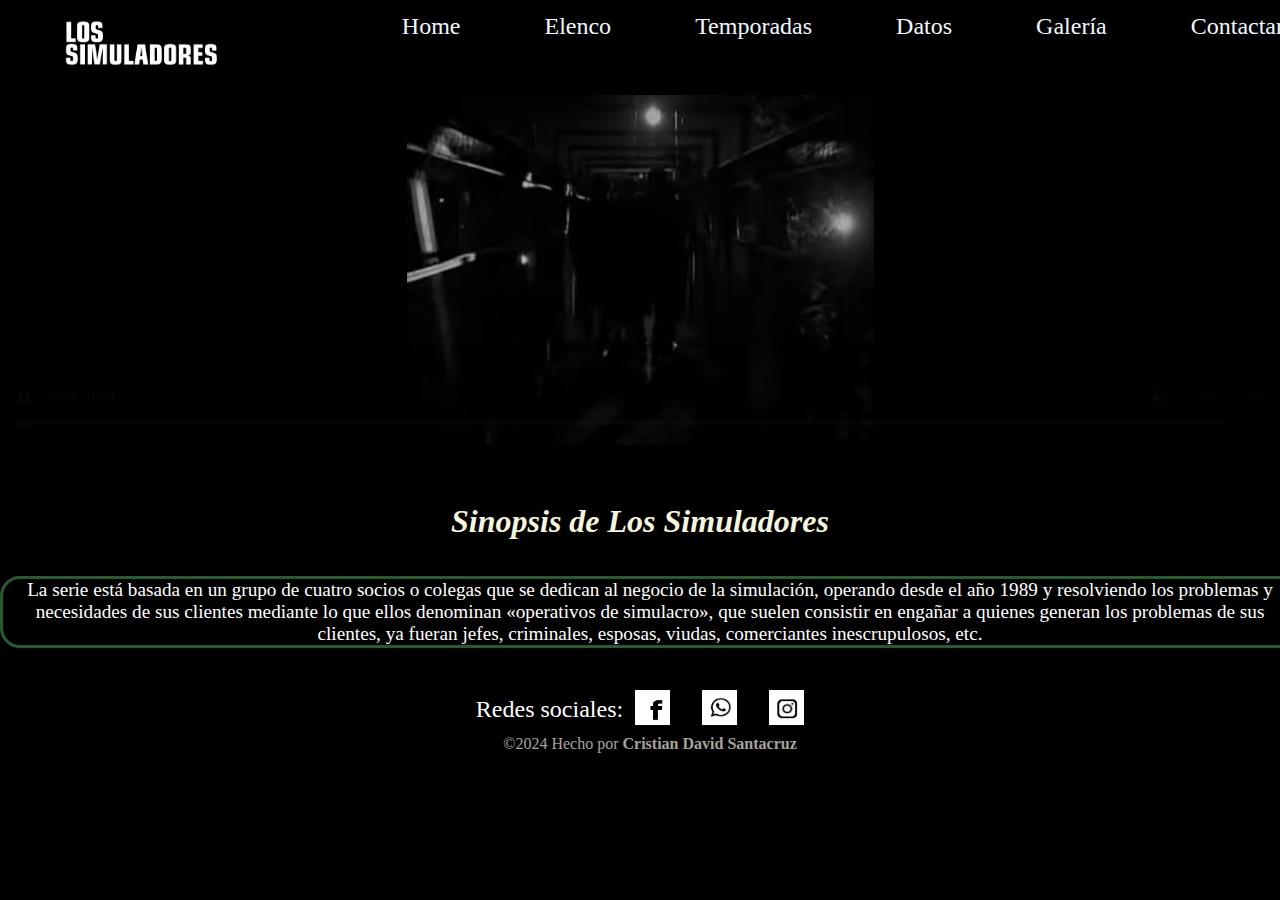
<file: index.html>
<!DOCTYPE html>
<html lang="en">
<head>
    <meta charset="UTF-8">
    <meta name="viewport" content="width=device-width, initial-scale=1.0">
    <title>Los simuladores</title>
    <link rel="stylesheet" href="css/estilos.css">
    <link rel="stylesheet" href="https://cdnjs.cloudflare.com/ajax/libs/font-awesome/4.7.0/css/font-awesome.min.css">
</head>
<body>
<header>
    
        <a href="index.html"><img src=img/logos/los-simuladores.png  height="60px" alt="home"></a>
   
    
        <a href="javascript:void(0);" class="icon" onclick="myFunction()"><i class="fa fa-bars" style="color:#ffffff;"></i></a>
        <nav id="menu_bar" class="">
        
        <ul>
            <li><a href="index.html">Home</a></li>
            <li><a href="elenco.html">Elenco</a></li>
            <li><a href="temporada.html">Temporadas</a></li>
            <li><a href="datos.html">Datos</a></li>
            <li><a href="galeria.html">Galería</a></li>
            <li><a href="contacto.html">Contactar</a></li>
        </ul>
    </nav>

</header> 
<article>
    <<video src="img/Los Simuladores-Intro.webm" controls width="100%"  height="350px" autoplay  muted></video>
    <br></br>
    <br></br> 
    <h1 class="sinopsis"><em>Sinopsis de <strong>Los Simuladores</strong></em></h1>
    <br></br>
    <div class="argument">
        
        <p class="argumento">La serie está basada en un grupo de cuatro socios o colegas que se dedican al negocio de la simulación, operando desde el año 1989 y resolviendo los problemas y necesidades de sus clientes mediante lo que ellos denominan «operativos de simulacro», que suelen consistir en engañar a quienes generan los problemas de sus clientes, ya fueran jefes, criminales, esposas, viudas, comerciantes inescrupulosos, etc.</p>




    </div>
</div>
    <br></br>
</article>



<footer>
    
    
    <div class="redes">
        <p class="redes_sociales">Redes sociales:</p>
        <div> <img src="img/icons/facebook.png" class="iconos" alt="facebook"> </div>
        <div> <img src="img/icons/whats.png" class="iconos" alt="whatsapp"> </div>
        <div> <img src="img/icons/instan.png" class="iconos" alt="instagram"> </div>
</div>

<div class="final">
    <p class="echo">©2024 Hecho por <strong>Cristian David Santacruz</strong></p>
</div>    



</footer>

<script type="text/javascript">
    function myFunction() {
      var x = document.getElementById("menu_bar");
      if (x.className === "") {
        x.className += " responsive";
      } else {
        x.className = "";
      }
    }
</script>

</body>
</html>
</file>
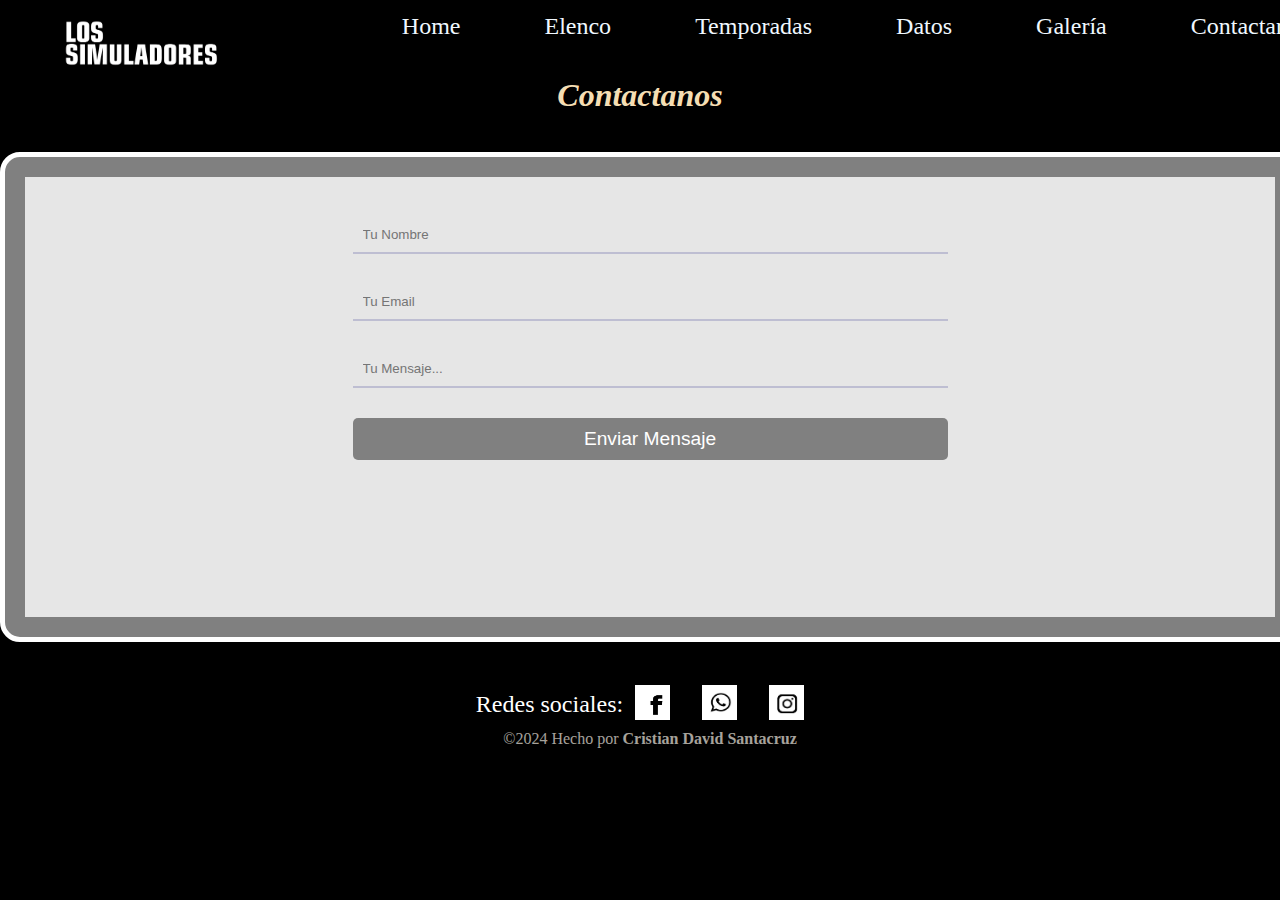
<file: contacto.html>
<!DOCTYPE html>
<html lang="en">
<head>
    <meta charset="UTF-8">
    <meta name="viewport" content="width=device-width, initial-scale=1.0">
    <title>Contacto</title>
    <link rel="stylesheet" href="css/estilos.css">
    <link rel="stylesheet" href="https://cdnjs.cloudflare.com/ajax/libs/font-awesome/4.7.0/css/font-awesome.min.css">
</head>
<body>
<header>
    
        <a href="index.html"><img src=img/logos/los-simuladores.png  height="60px" alt="home"></a>
   
    
        <a href="javascript:void(0);" class="icon" onclick="myFunction()"><i class="fa fa-bars" style="color:#ffffff;"></i></a>
        <nav id="menu_bar" class="">
        
        <ul>
            <li><a href="index.html">Home</a></li>
            <li><a href="elenco.html">Elenco</a></li>
            <li><a href="temporada.html">Temporadas</a></li>
            <li><a href="datos.html">Datos</a></li>
            <li><a href="galeria.html">Galería</a></li>
            <li><a href="contacto.html">Contactar</a></li>
        </ul>
    </nav>

</header> 
</header>
<article>
    <h1 class="h1-contacto"><em>Contactanos</em></h1>
    
    <div class="secundario-contacto"
        <div class="formulario">
            
            <form action="#" autocomplete="off" class="form">
                    <input type="text" name="nombre" placeholder="Tu Nombre" class="campo">
                    <input type="email" name="email" placeholder="Tu Email" class="campo">
                    <input name="mensaje" placeholder="Tu Mensaje..."></input>
                    <input type="submit" name="enviar" value="Enviar Mensaje" class="btn-enviar">
                
                
            </form>
        </div>
    </div>    
    </article>




</article>
    
<footer>
   
    
    <div class="redes">
        <p class="redes_sociales">Redes sociales:</p>
        <div> <img src="img/icons/facebook.png" class="iconos" alt="facebook"> </div>
        <div> <img src="img/icons/whats.png" class="iconos" alt="whatsapp"> </div>
        <div> <img src="img/icons/instan.png" class="iconos" alt="instagram"> </div>
</div>

<div class="final">
    <p class="echo">©2024 Hecho por <strong>Cristian David Santacruz</strong></p>
</div>    



</footer>

<script type="text/javascript">
    function myFunction() {
      var x = document.getElementById("menu_bar");
      if (x.className === "") {
        x.className += " responsive";
      } else {
        x.className = "";
      }
    }
</script>



</body>
</html>
</file>
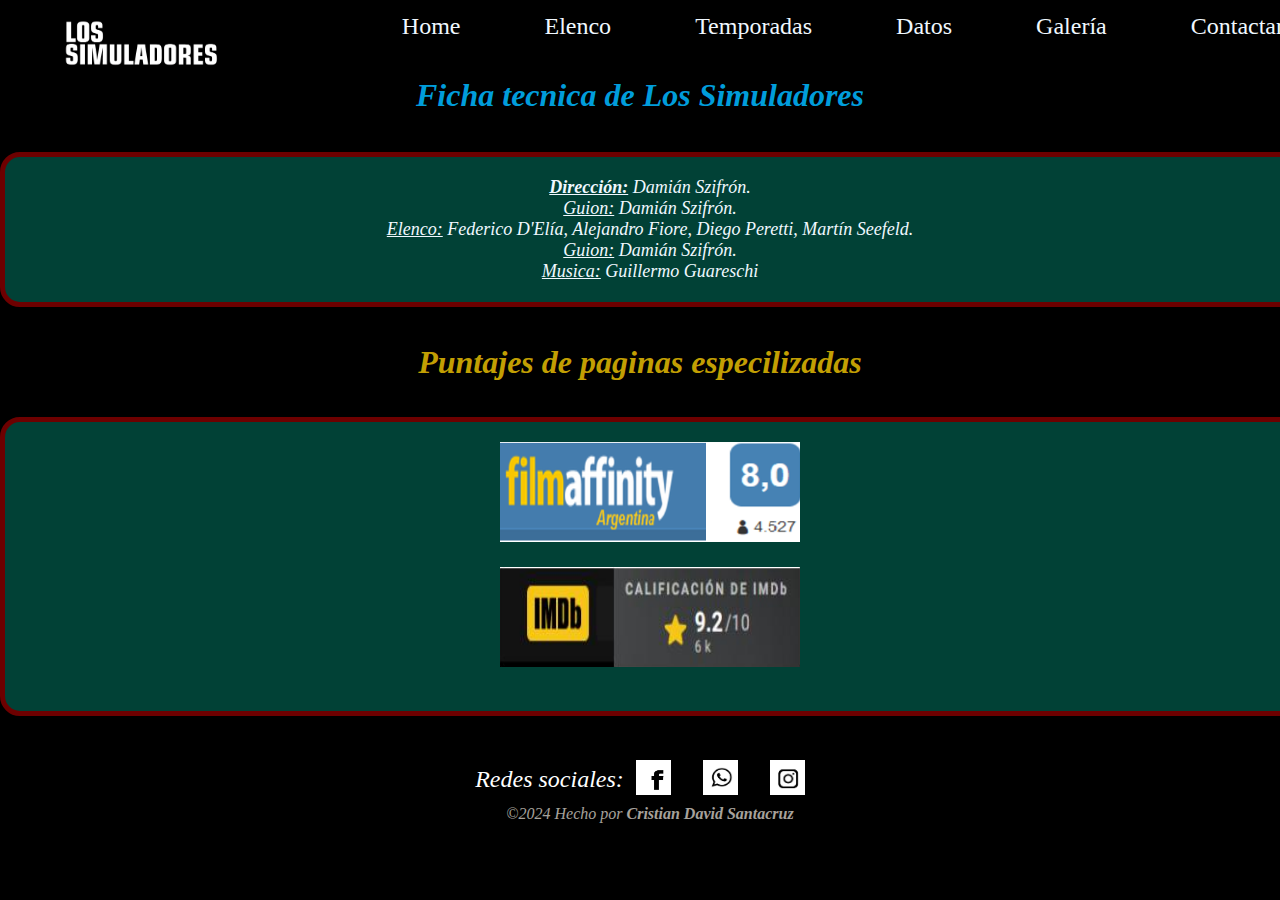
<file: datos.html>
<!DOCTYPE html>
<html lang="en">
<head>
    <meta charset="UTF-8">
    <meta name="viewport" content="width=device-width, initial-scale=1.0">
    <title>Datos</title>
    <link rel="stylesheet" href="css/estilos.css">
    <link rel="stylesheet" href="https://cdnjs.cloudflare.com/ajax/libs/font-awesome/4.7.0/css/font-awesome.min.css">
</head>
<body>
<header>
    
        <a href="index.html"><img src=img/logos/los-simuladores.png  height="60px" alt="home"></a>
   
    
        <a href="javascript:void(0);" class="icon" onclick="myFunction()"><i class="fa fa-bars" style="color:#ffffff;"></i></a>
        <nav id="menu_bar" class="">
        
        <ul>
            <li><a href="index.html">Home</a></li>
            <li><a href="elenco.html">Elenco</a></li>
            <li><a href="temporada.html">Temporadas</a></li>
            <li><a href="datos.html">Datos</a></li>
            <li><a href="galeria.html">Galería</a></li>
            <li><a href="contacto.html">Contactar</a></li>
        </ul>
    </nav>

</header> 

<article>
    <h1 class="h1-ficha"><em>Ficha tecnica de Los Simuladores</eme></h1>
   
        <div class="ficha">
            
            <p class="ficha-datos"><u><strong>Dirección:</strong></u> Damián Szifrón.</p>
            <p class="ficha-datos"><u><strong></strong>Guion:</strong></u> Damián Szifrón.</p>
            <p class="ficha-datos"><u><strong></strong>Elenco:</strong></u> Federico D'Elía, Alejandro Fiore, Diego Peretti, Martín Seefeld.</p>
            <p class="ficha-datos"><u><strong></strong>Guion:</strong></u> Damián Szifrón.</p>
            <p class="ficha-datos"><u><strong></strong>Musica:</strong></u> Guillermo Guareschi</p>
            
            
            
    
        </div>

        <h2 class="h2-critica">Puntajes de paginas especilizadas</h2>
        <br></br>
        <div class="caja-critica">
        <div><a href="https://www.filmaffinity.com/ar/reviews2/1/192444.html" target="_blank"> <img src="img/filma.png" class="critica"  alt="filmaffinity"> </div>
        <div ><a href="https://www.imdb.com/title/tt0316613/" target="_blank"> <img src="img/imdb.png" class="critica"  atl="imdb">  </div>
        </div>
    

</article>

<footer>
   
    
    <div class="redes"> 
        
        <p class="redes_sociales"><a href=""></a>Redes sociales:</p>
        
        <div> <img src="img/icons/facebook.png" class="iconos" alt="facebook"> </div>
        <div> <img src="img/icons/whats.png" class="iconos" alt="whatsapp"> </div>
        <div> <img src="img/icons/instan.png" class="iconos" alt="instagram"> </div>
</div>

<div class="final">
    <p class="echo">©2024 Hecho por <strong>Cristian David Santacruz</strong> </p>
</div>    



</footer>
<script type="text/javascript">
    function myFunction() {
      var x = document.getElementById("menu_bar");
      if (x.className === "") {
        x.className += " responsive";
      } else {
        x.className = "";
      }
    }
</script>



</body>
</html>
</file>
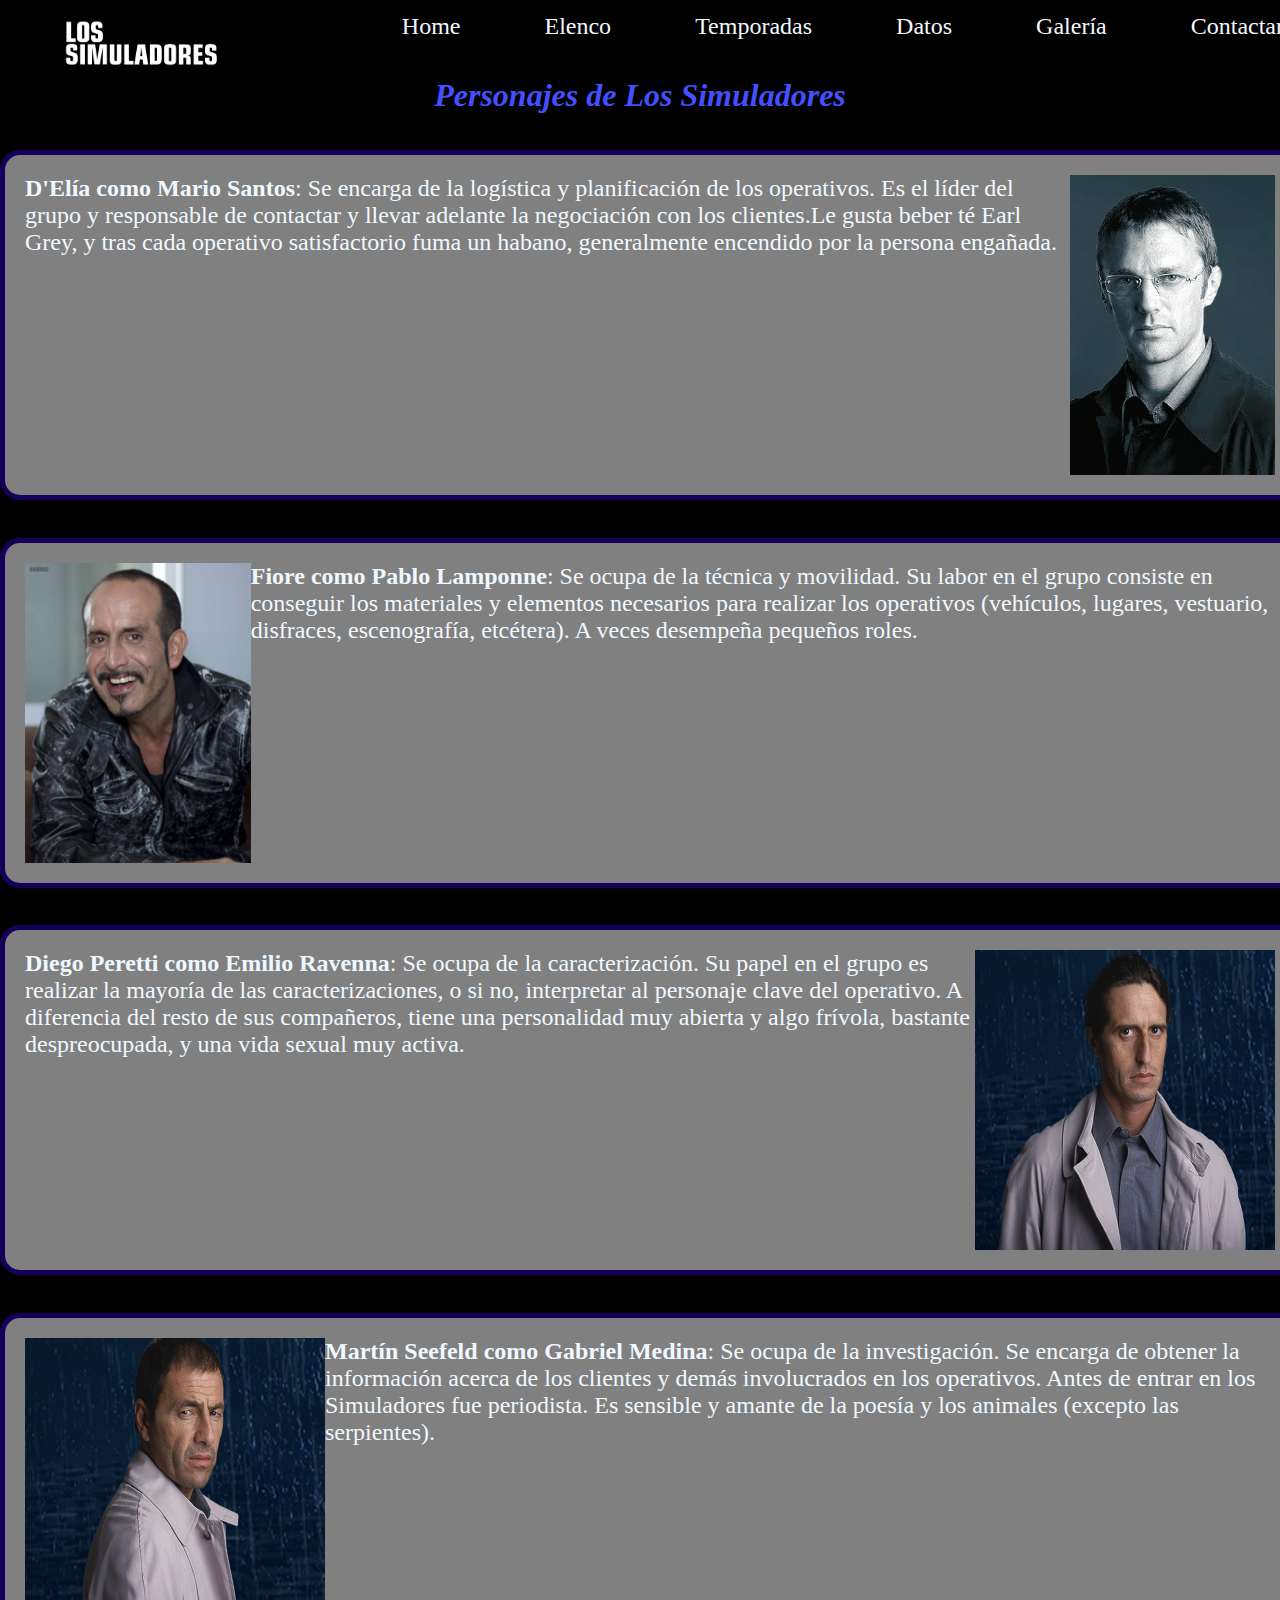
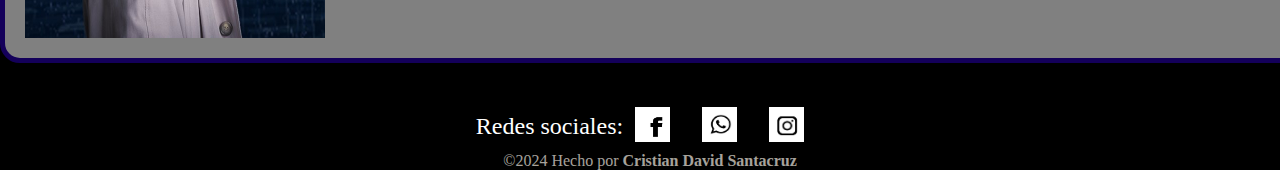
<file: elenco.html>
<!DOCTYPE html>
<html lang="en">
<head>
    <meta charset="UTF-8">
    <meta name="viewport" content="width=device-width, initial-scale=1.0">
    <title>Elenco</title>
    <link rel="stylesheet" href="css/estilos.css">
    <link rel="stylesheet" href="https://cdnjs.cloudflare.com/ajax/libs/font-awesome/4.7.0/css/font-awesome.min.css">
</head>
<body>
<header>
    
        <a href="index.html"><img src=img/logos/los-simuladores.png  height="60px" alt="home"></a>
   
    
        <a href="javascript:void(0);" class="icon" onclick="myFunction()"><i class="fa fa-bars" style="color:#ffffff;"></i></a>
        <nav id="menu_bar" class="">
        
        <ul>
            <li><a href="index.html">Home</a></li>
            <li><a href="elenco.html">Elenco</a></li>
            <li><a href="temporada.html">Temporadas</a></li>
            <li><a href="datos.html">Datos</a></li>
            <li><a href="galeria.html">Galería</a></li>
            <li><a href="contacto.html">Contactar</a></li>
        </ul>
    </nav>

</header> 
    <h1 class="h1-elenco"><em>Personajes de  Los Simuladores</em></h1>
    <br></br>
    <div class="pesonajes">
        <p><strong> D'Elía como Mario Santos</strong>: Se encarga de la logística y planificación de los operativos. Es el líder del grupo y responsable de contactar y llevar adelante la negociación con los clientes.Le gusta beber té Earl Grey, y tras cada operativo satisfactorio fuma un habano, generalmente encendido por la persona engañada.</p>
        <img src="img/Mario_Santos.webp" class="fots-de-personajes" alt="">
        <br></br>

    </div>
    <div class="pesonajes">
        <img src="img/lampone.webp" class="fots-de-personajes" alt="">
        <p><strong> Fiore como Pablo Lamponne</strong>: Se ocupa de la técnica y movilidad. Su labor en el grupo consiste en conseguir los materiales y elementos necesarios para realizar los operativos (vehículos, lugares, vestuario, disfraces, escenografía, etcétera). A veces desempeña pequeños roles.</p>
        <br></br>
        
        
    </div>
    <div class="pesonajes">
        <p><strong>Diego Peretti como Emilio Ravenna</strong>: Se ocupa de la caracterización. Su papel en el grupo es realizar la mayoría de las caracterizaciones, o si no, interpretar al personaje clave del operativo. A diferencia del resto de sus compañeros, tiene una personalidad muy abierta y algo frívola, bastante despreocupada, y una vida sexual muy activa.</p>
        <img src="img/ravena.jpg" class="fots-de-personajes" alt="">
        <br></br>
    </div>

    <div class="pesonajes">
        <img src="img/medina.jpg" class="fots-de-personajes" alt="">
        <p><strong>Martín Seefeld como Gabriel Medina</strong>: Se ocupa de la investigación. Se encarga de obtener la información acerca de los clientes y demás involucrados en los operativos. Antes de entrar en los Simuladores fue periodista. Es sensible y amante de la poesía y los animales (excepto las serpientes).</p>
        <br></br>
    </div>

    <article>




















    </article>

    <footer>
        
        
        <div class="redes">
            <p class="redes_sociales">Redes sociales:</p>
            <div> <img src="img/icons/facebook.png" class="iconos" alt="facebook"> </div>
            <div> <img src="img/icons/whats.png" class="iconos" alt="whatsapp"> </div>
            <div> <img src="img/icons/instan.png" class="iconos" alt="instagram"> </div>
    </div>
    
    <div class="final">
        <p class="echo">©2024 Hecho por <strong>Cristian David Santacruz</strong></p>
    </div>    
    
    
    
    </footer>
    <script type="text/javascript">
        function myFunction() {
          var x = document.getElementById("menu_bar");
          if (x.className === "") {
            x.className += " responsive";
          } else {
            x.className = "";
          }
        }
    </script>




    
</body>
</html>
</file>
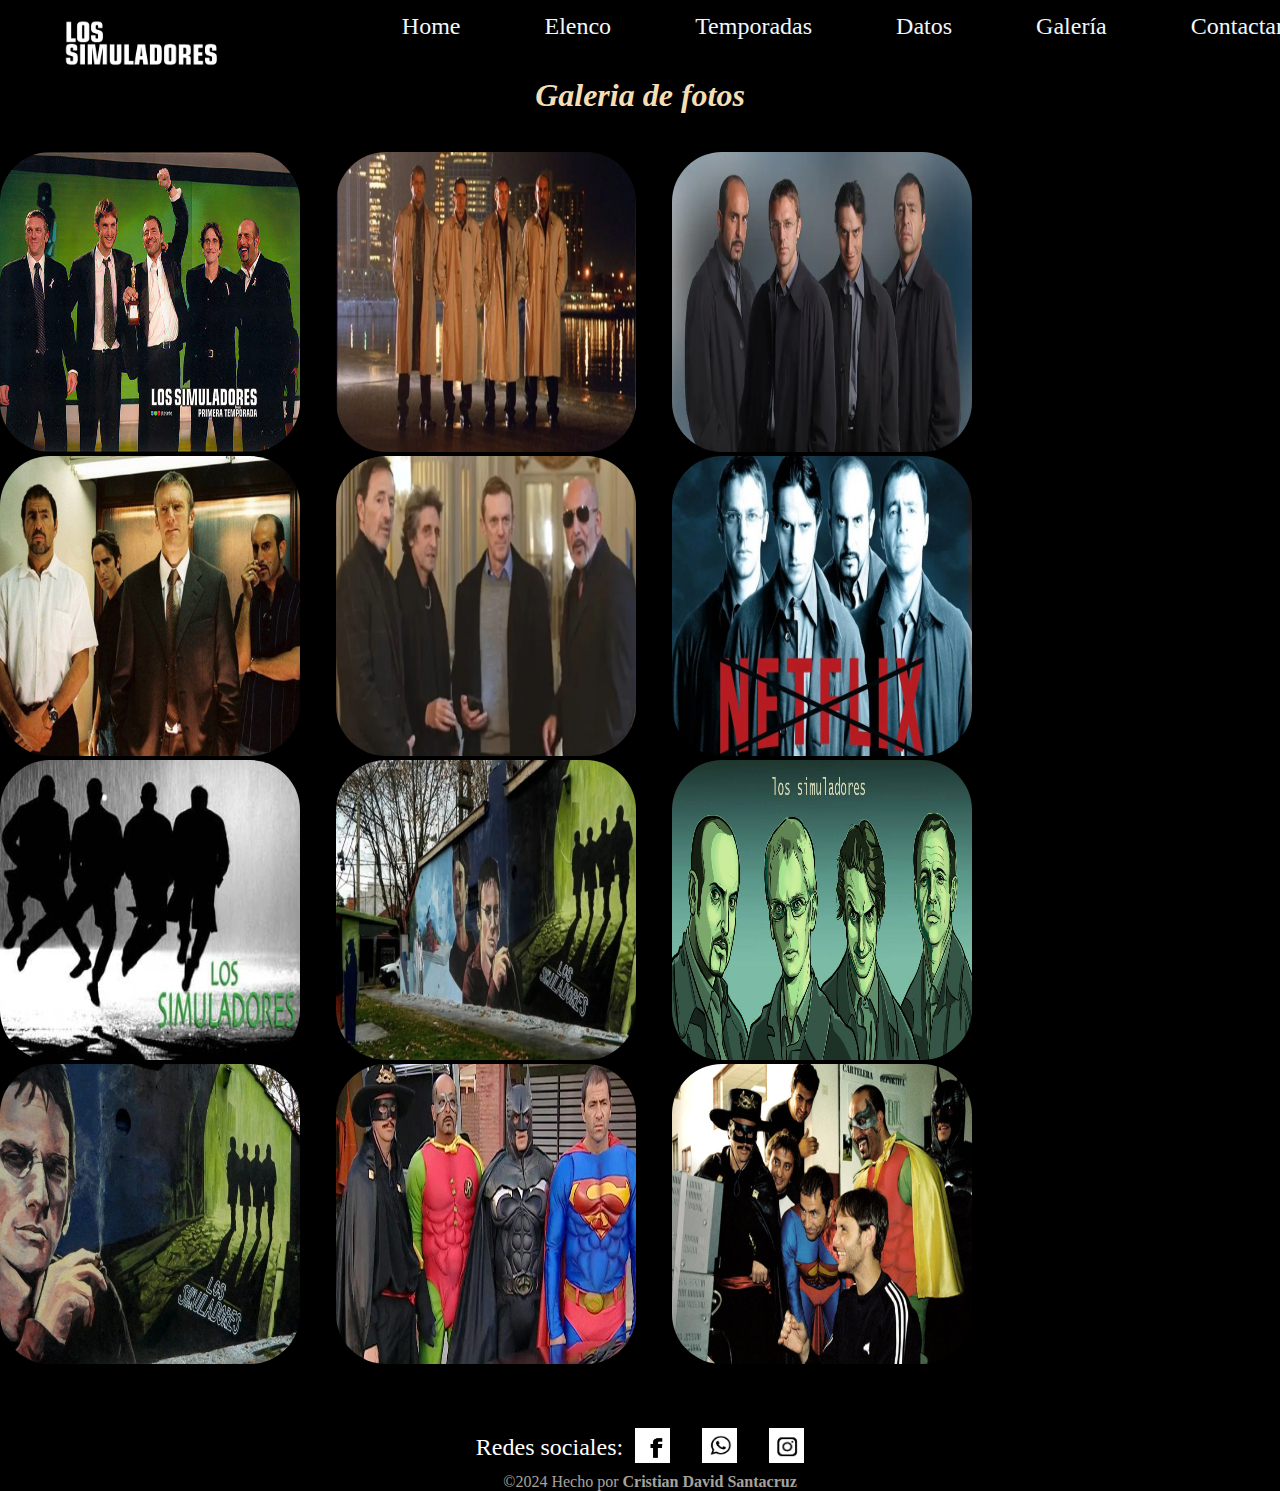
<file: galeria.html>
<!DOCTYPE html>
<html lang="en">
<head>
    <meta charset="UTF-8">
    <meta name="viewport" content="width=device-width, initial-scale=1.0">
    <title>Galeria</title>
    <link rel="stylesheet" href="css/estilos.css">
    <link rel="stylesheet" href="https://cdnjs.cloudflare.com/ajax/libs/font-awesome/4.7.0/css/font-awesome.min.css">
    <link rel="stylesheet" href="css/lightbox.css"
</head>
<body>
<header>
    
        <a href="index.html"><img src=img/logos/los-simuladores.png  height="60px" alt="home"></a>
   
    
        <a href="javascript:void(0);" class="icon" onclick="myFunction()"><i class="fa fa-bars" style="color:#ffffff;"></i></a>
        <nav id="menu_bar" class="">
        
        <ul>
            <li><a href="index.html">Home</a></li>
            <li><a href="elenco.html">Elenco</a></li>
            <li><a href="temporada.html">Temporadas</a></li>
            <li><a href="datos.html">Datos</a></li>
            <li><a href="galeria.html">Galería</a></li>
            <li><a href="contacto.html">Contactar</a></li>
        </ul>
    </nav>

</header> 
<article class="secundario-galeria">
          <h1 class="h1-galeria"><em>Galeria de fotos</em></h1>
  
          <a
            class="example-image-link"
            href="img/f15.jpg"
            data-lightbox="Buzz"
            data-title="ganando el oscar."
            ><img
            class="example-image"
            src="img/min/f15.jpg"
            alt="ganando el oscar"
          /></a>
          <a
          class="example-image-link"
          href="img/f14.webp"
          data-lightbox="Buzz"
          data-title="bajo la lluvia."
          ><img
            class="example-image"
            src="img/min/f14.jpg"
            alt="bajo la lluvia"
        /></a>
          
          
  
  
  
  
        
        <a
          class="example-image-link"
          href="img/f2.webp"
          data-lightbox="Buzz"
          data-title="posando para la foto."
          ><img
            class="example-image"
            src="img/min/f2.jpg"
            alt="posando para la foto"
        /></a>
        <a
          class="example-image-link"
          href="img/f3.jpg"
          data-lightbox="Buzz"
          data-title="foto randon"
          ><img class="example-image" src="img/min/f3.jpg" alt="foto randon"
        /></a>
        <a
          class="example-image-link"
          href="img/f4.webp"
          data-lightbox="Buzz"
          data-title="destruidos por el paso del tiempo."
          ><img
            class="example-image"
            src="img/min/f4.jpg"
            alt="destruidos por el paso del tiempo"
        /></a>
        <a
          class="example-image-link"
          href="img/f5.webp"
          data-lightbox="Buzz"
          data-title="Nada raro, netflix cancelando seriens"
          ><img class="example-image" src="img/min/f5.jpg" alt="Nada raro, netflix cancelando seriens"
        /></a>
        <a
          class="example-image-link"
          href="img/f6.jpg"
          data-lightbox="Buzz"
          data-title="saltando bajo la lluvia"
          ><img class="example-image" src="img/min/f6.jpg" alt="saltando bajo la lluvia"
        /></a>
        
        <a
          class="example-image-link"
          href="img/f9.webp"
          data-lightbox="Buzz"
          data-title="mural en un barrio"
          ><img class="example-image" src="img/min/f9.jpg" alt="mural en un barrio"
        /></a>
        <a
          class="example-image-link"
          href="img/f10.jpg"
          data-lightbox="Buzz"
          data-title="dibujo."
          ><img
            class="example-image"
            src="img/min/f10.jpg"
            alt="dibujo."
        /></a>
        <a
          class="example-image-link"
          href="img/f11.jpg"
          data-lightbox="Buzz"
          data-title="el mismo mural desde otra perspectiva"
          ><img
            class="example-image"
            src="img/min/f11.jpg"
            alt="el mismo mural desde otra perspectiva"
        /></a>
        <a
          class="example-image-link"
          href="img/f12.jpg"
          data-lightbox="Buzz"
          data-title="difraz de superhumanos."
          ><img
            class="example-image"
            src="img/min/f12.jpg"
            alt="difraz de superhumanos"
        /></a>
        <a
          class="example-image-link"
          href="img/f13.jpg"
          data-lightbox="Buzz"
          data-title="con su director que es un re capo"
          ><img class="example-image" src="img/min/f13.jpg" alt="con su director que es un re capo"
        /></a>
        
        <br></br>
        <br></br>
</article>
    

<footer>
    
    
    <div class="redes">
      <p class="redes_sociales">Redes sociales:</p>
        <div> <img src="img/icons/facebook.png" class="iconos" alt="facebook"> </div>
        <div> <img src="img/icons/whats.png" class="iconos" alt="whatsapp"> </div>
        <div> <img src="img/icons/instan.png" class="iconos" alt="instagram"> </div>
</div>

<div class="final">
    <p class="echo">©2024 Hecho por <strong>Cristian David Santacruz</strong></p>
</div>    



</footer>

<script src="js/lightbox-plus-jquery.min.js"></script>
<script type="text/javascript">
  function myFunction() {
    var x = document.getElementById("menu_bar");
    if (x.className === "") {
      x.className += " responsive";
    } else {
      x.className = "";
    }
  }
</script>

</body>
</html>
</file>
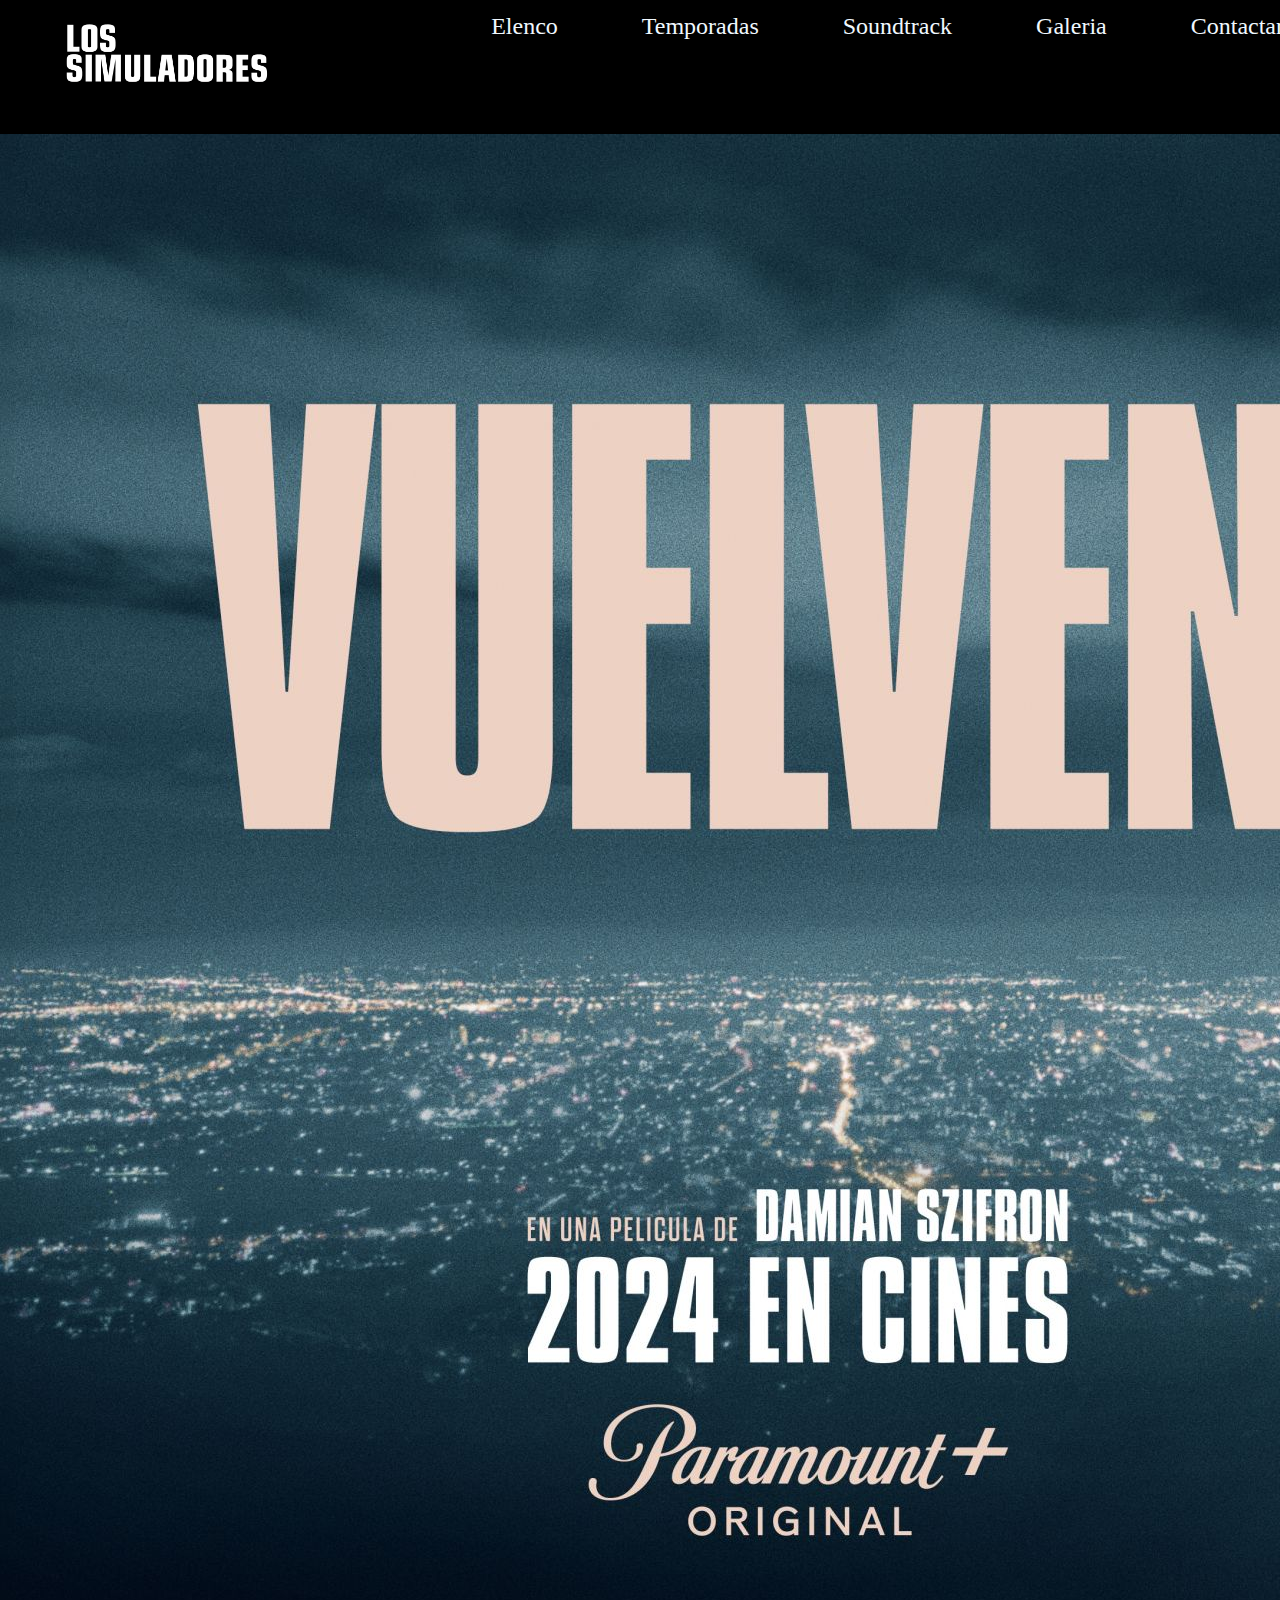
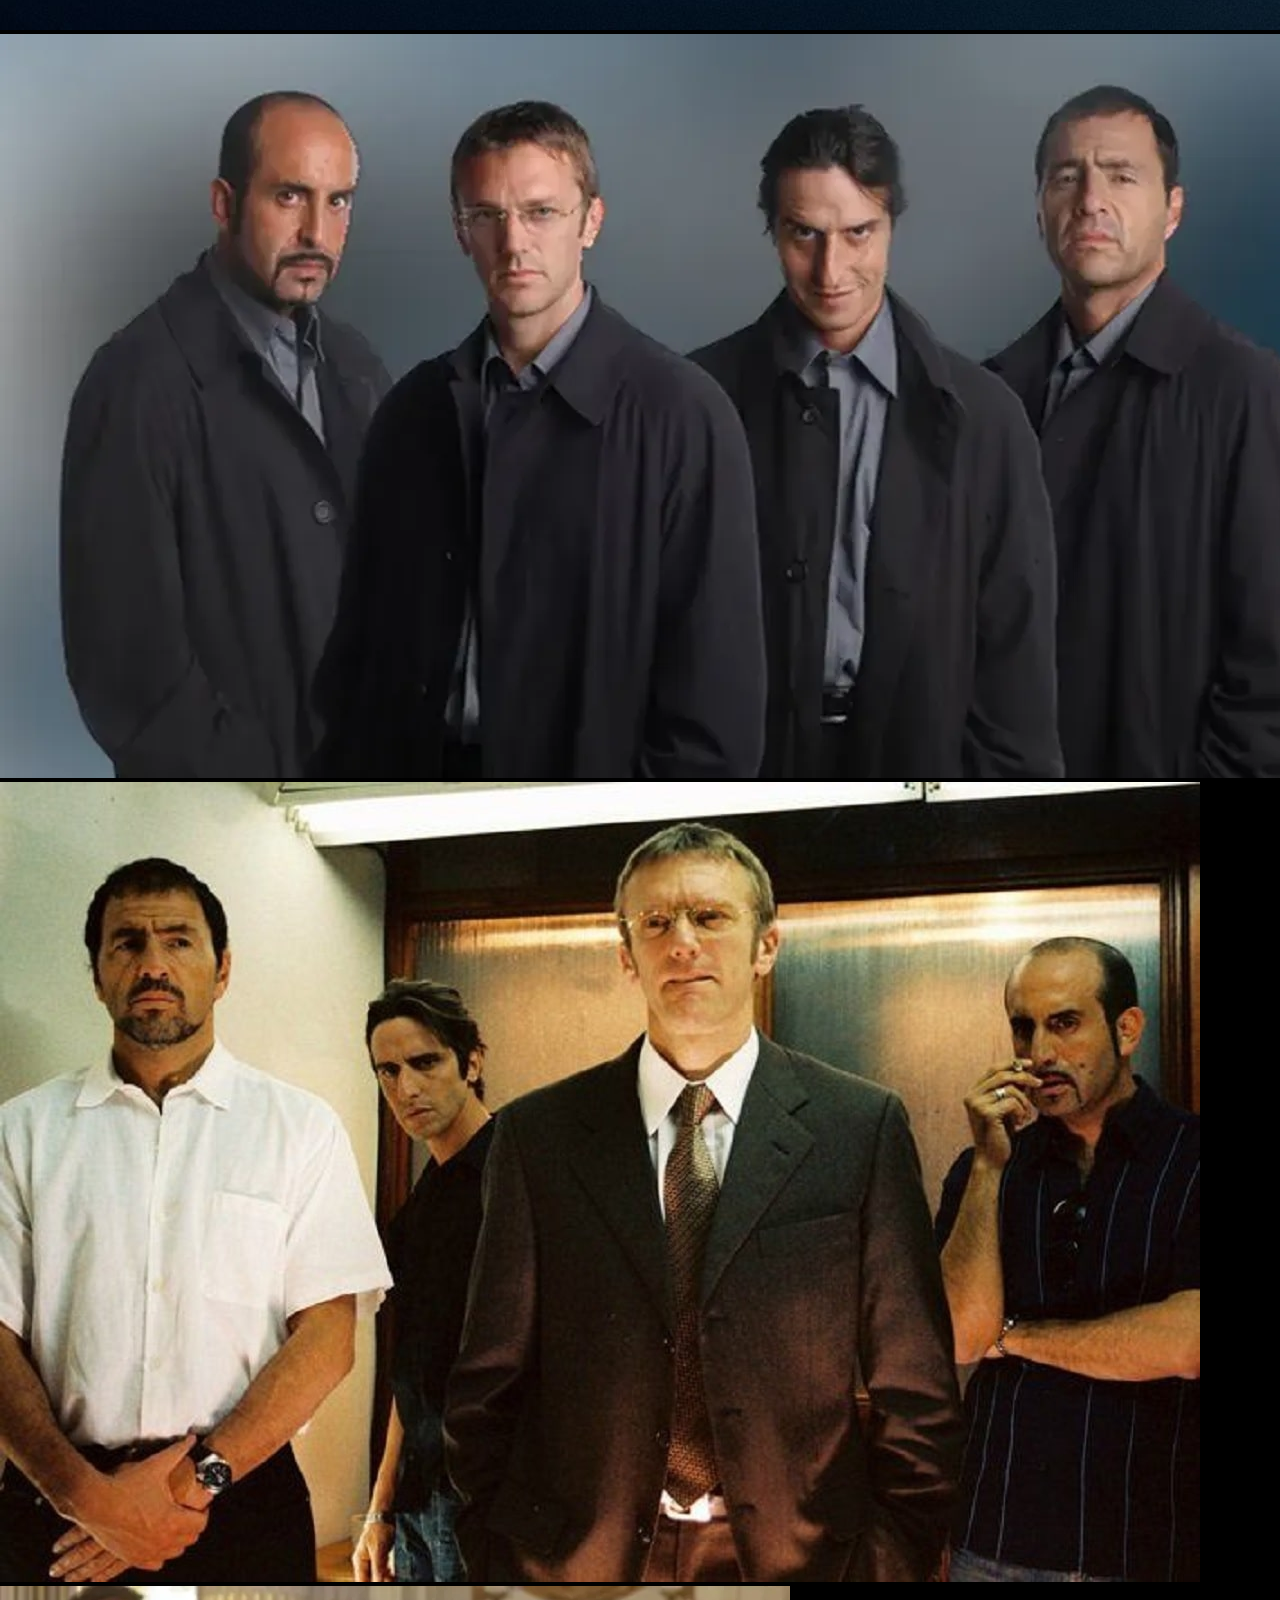
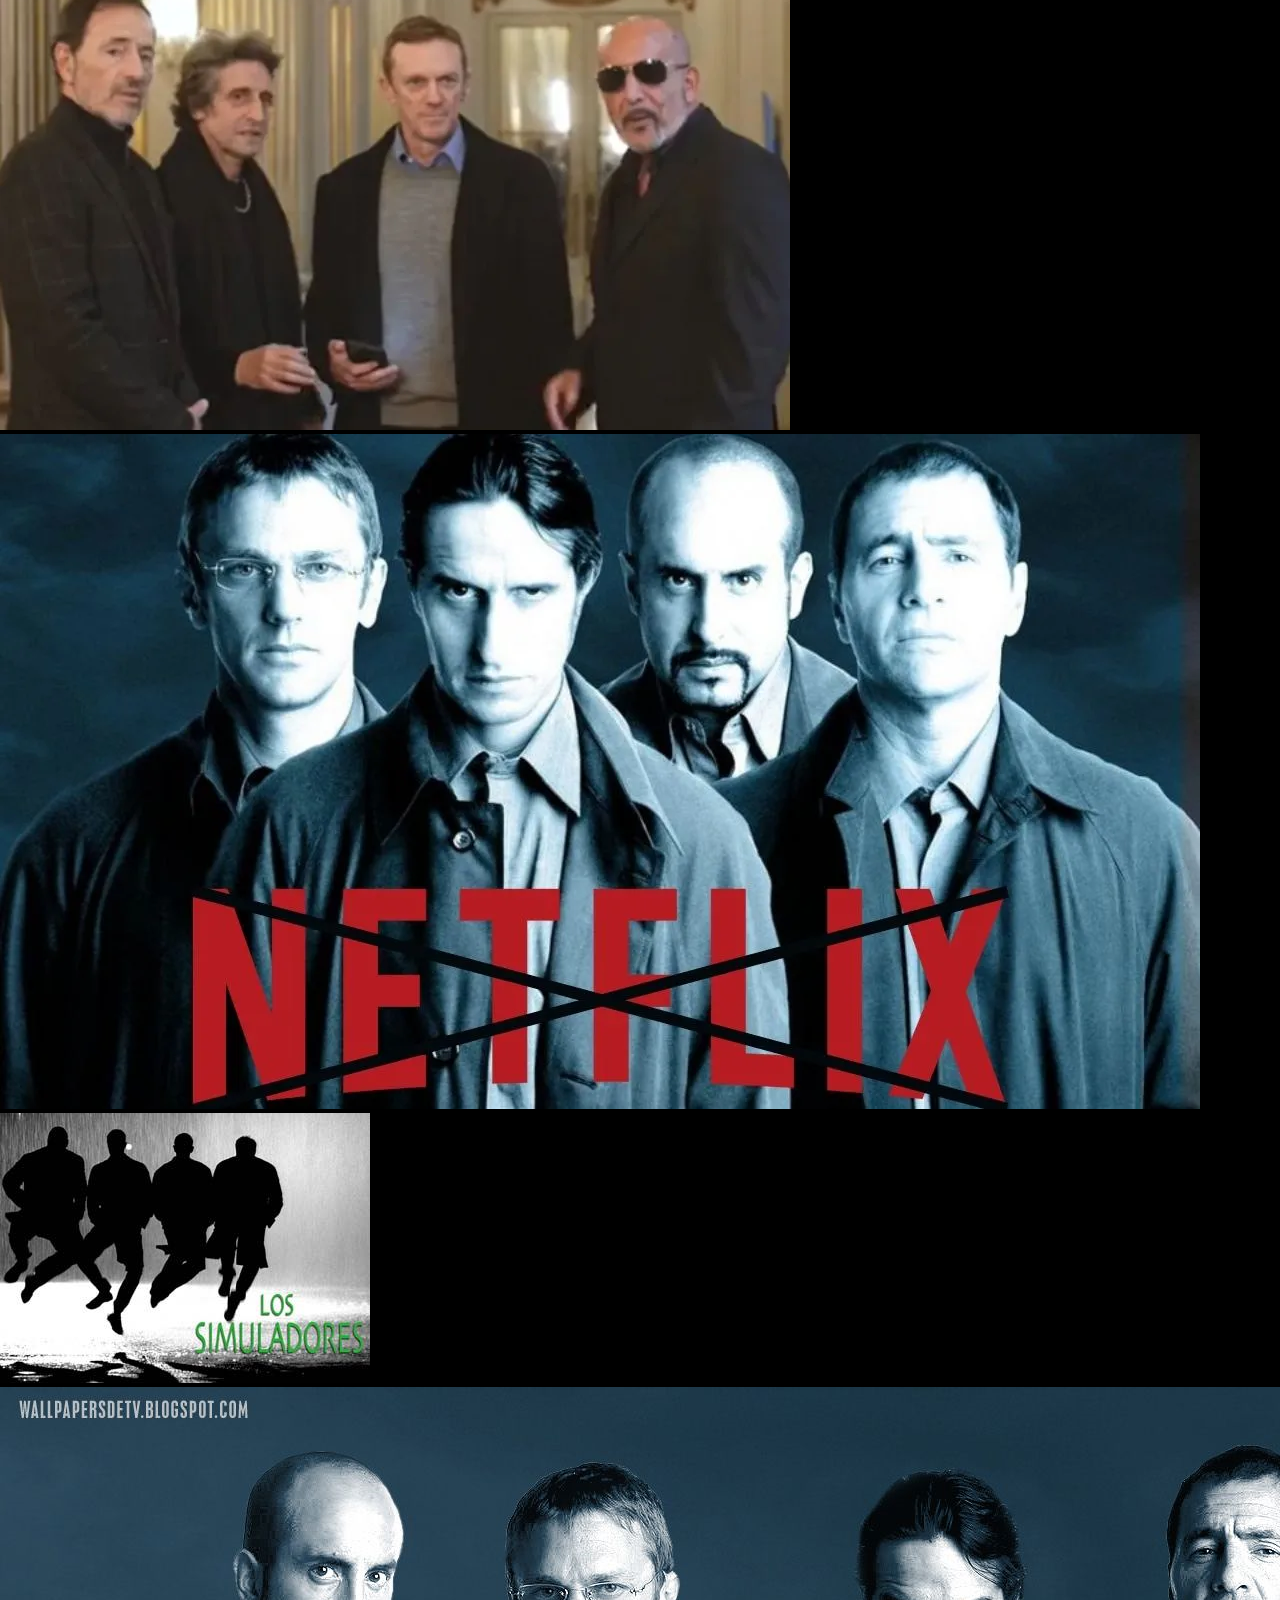
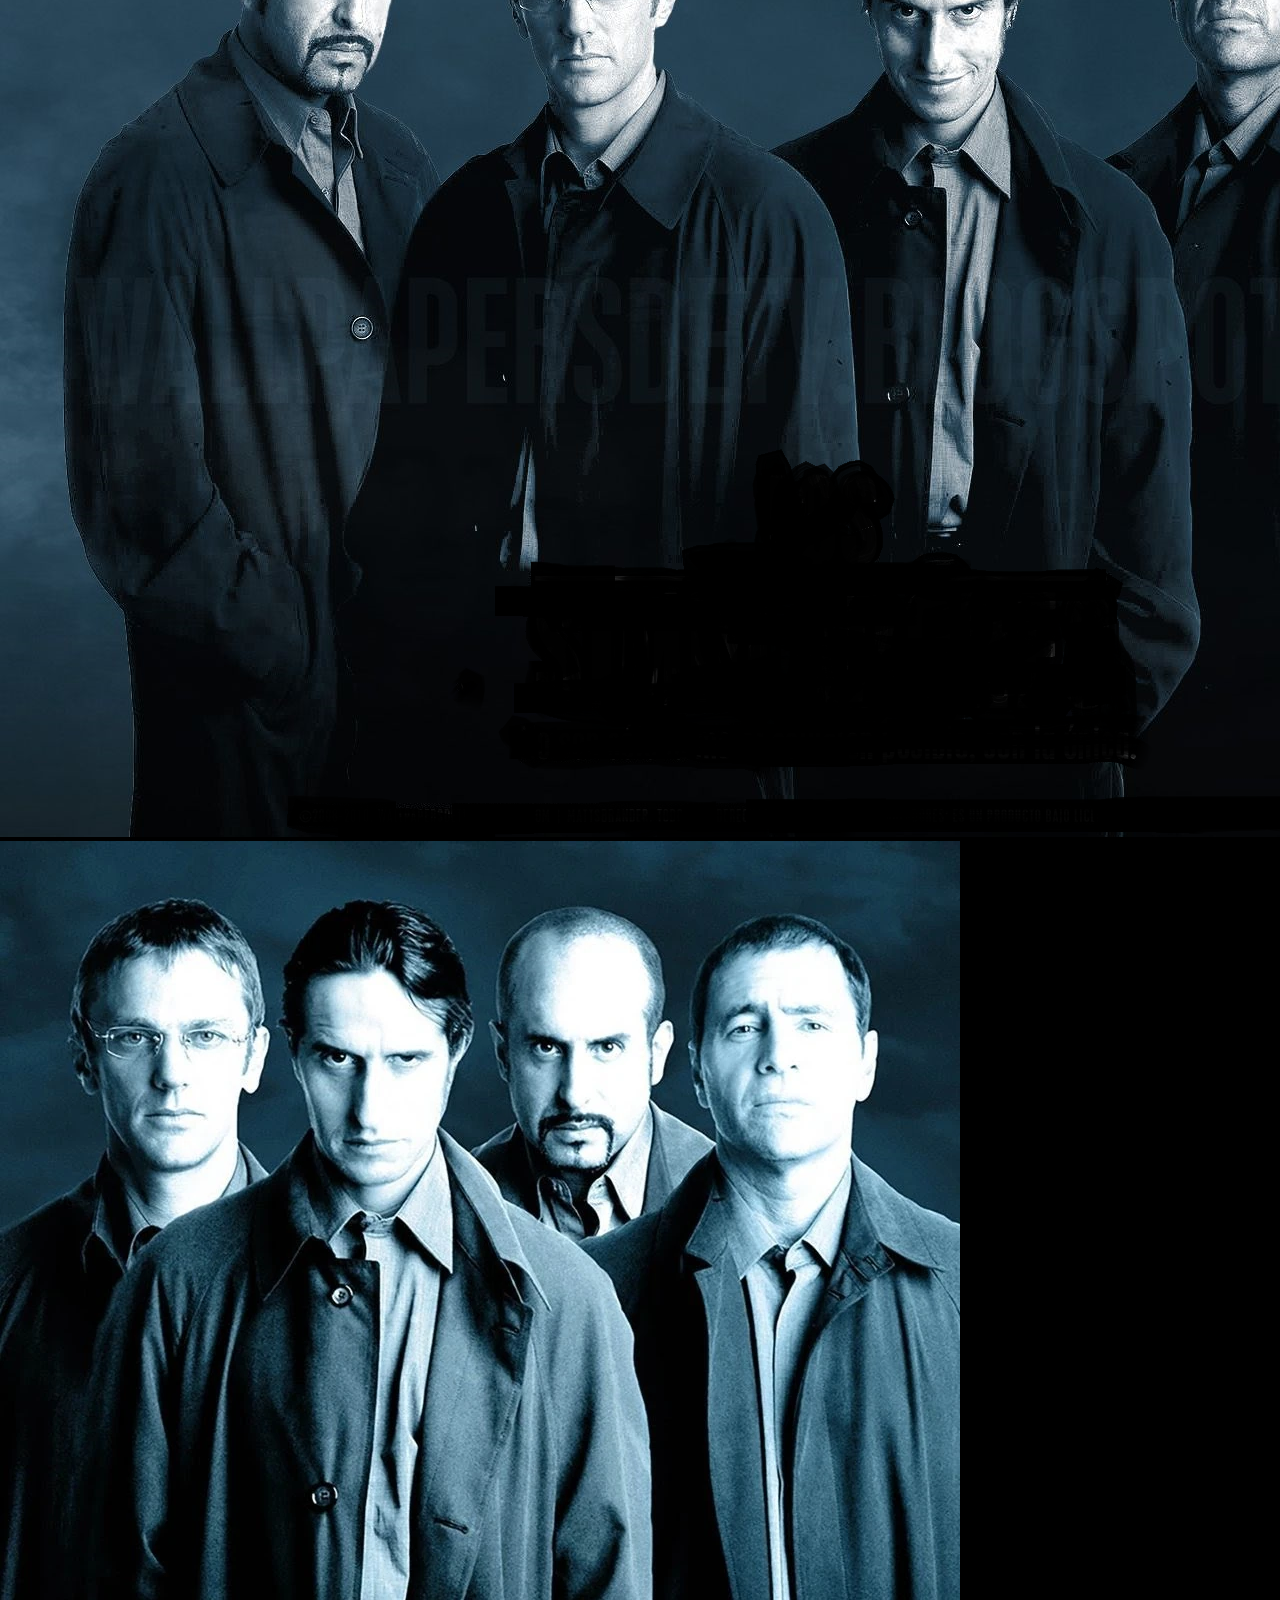
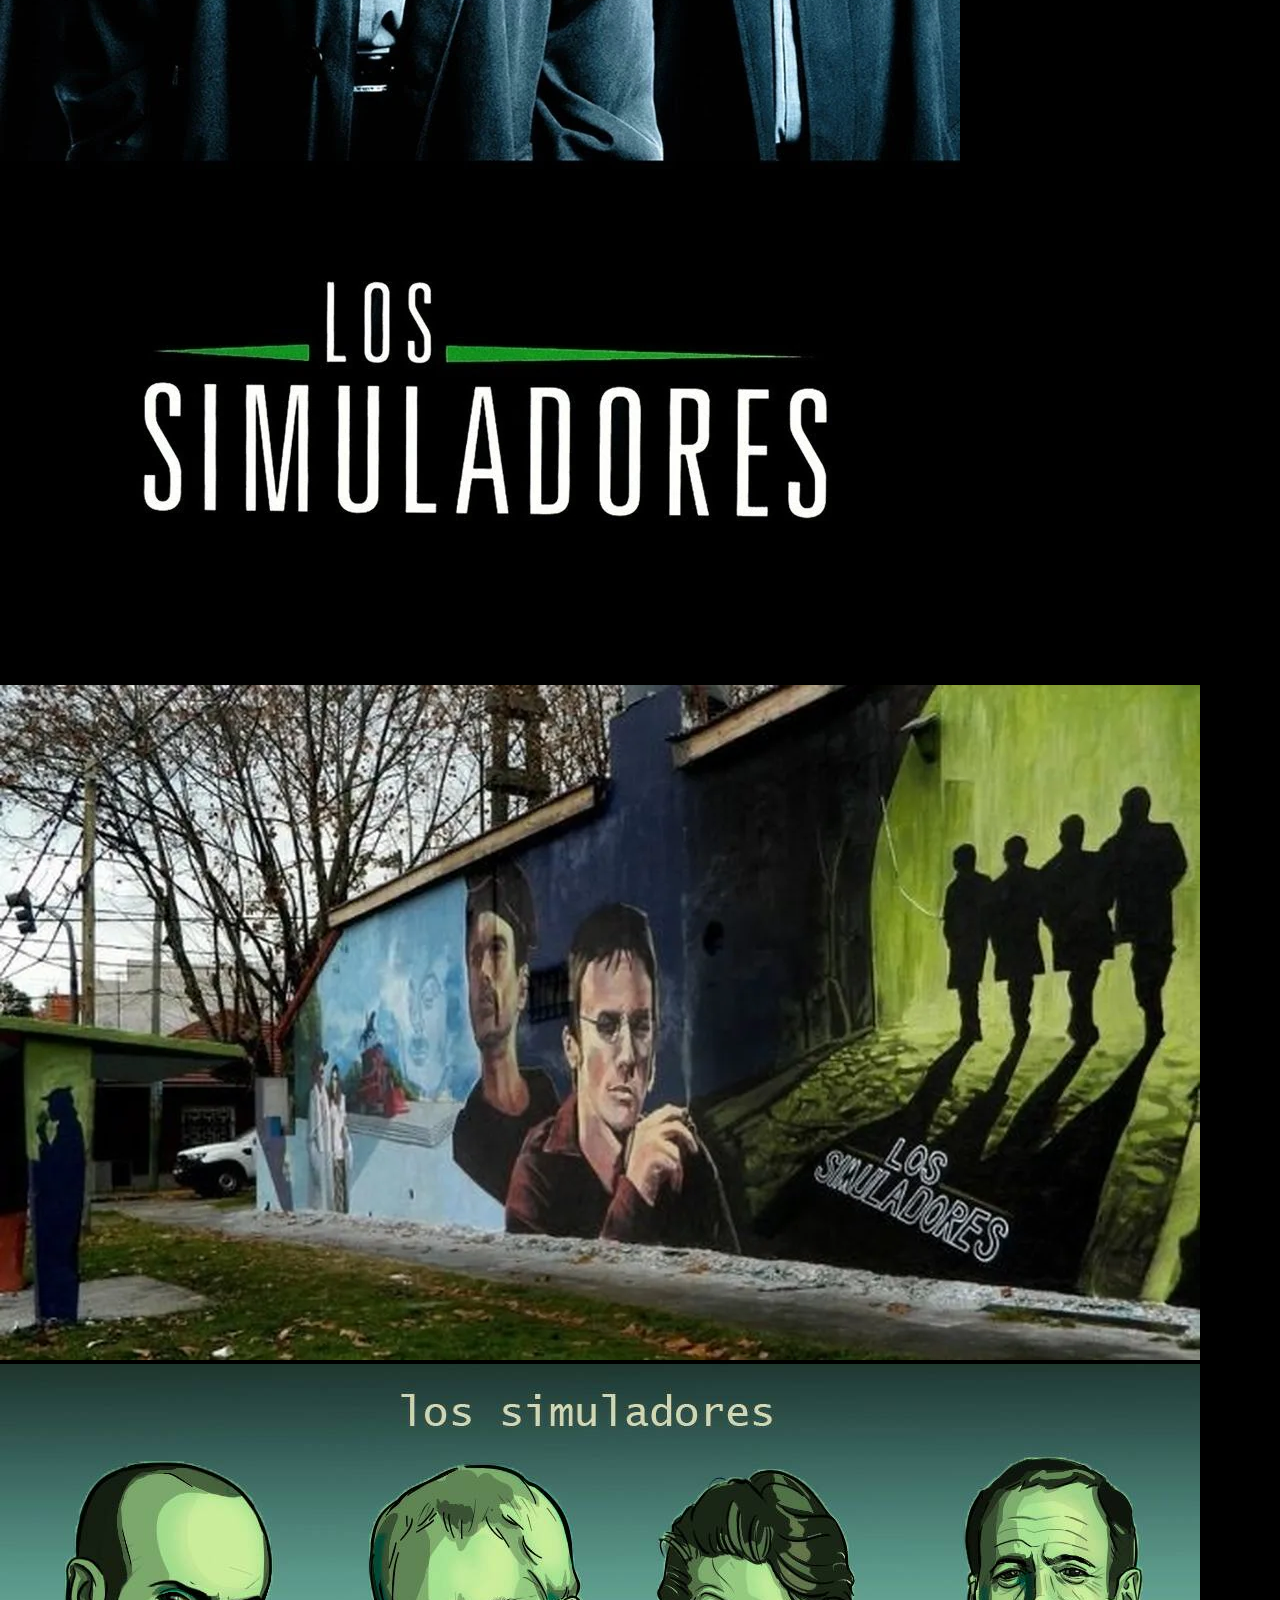
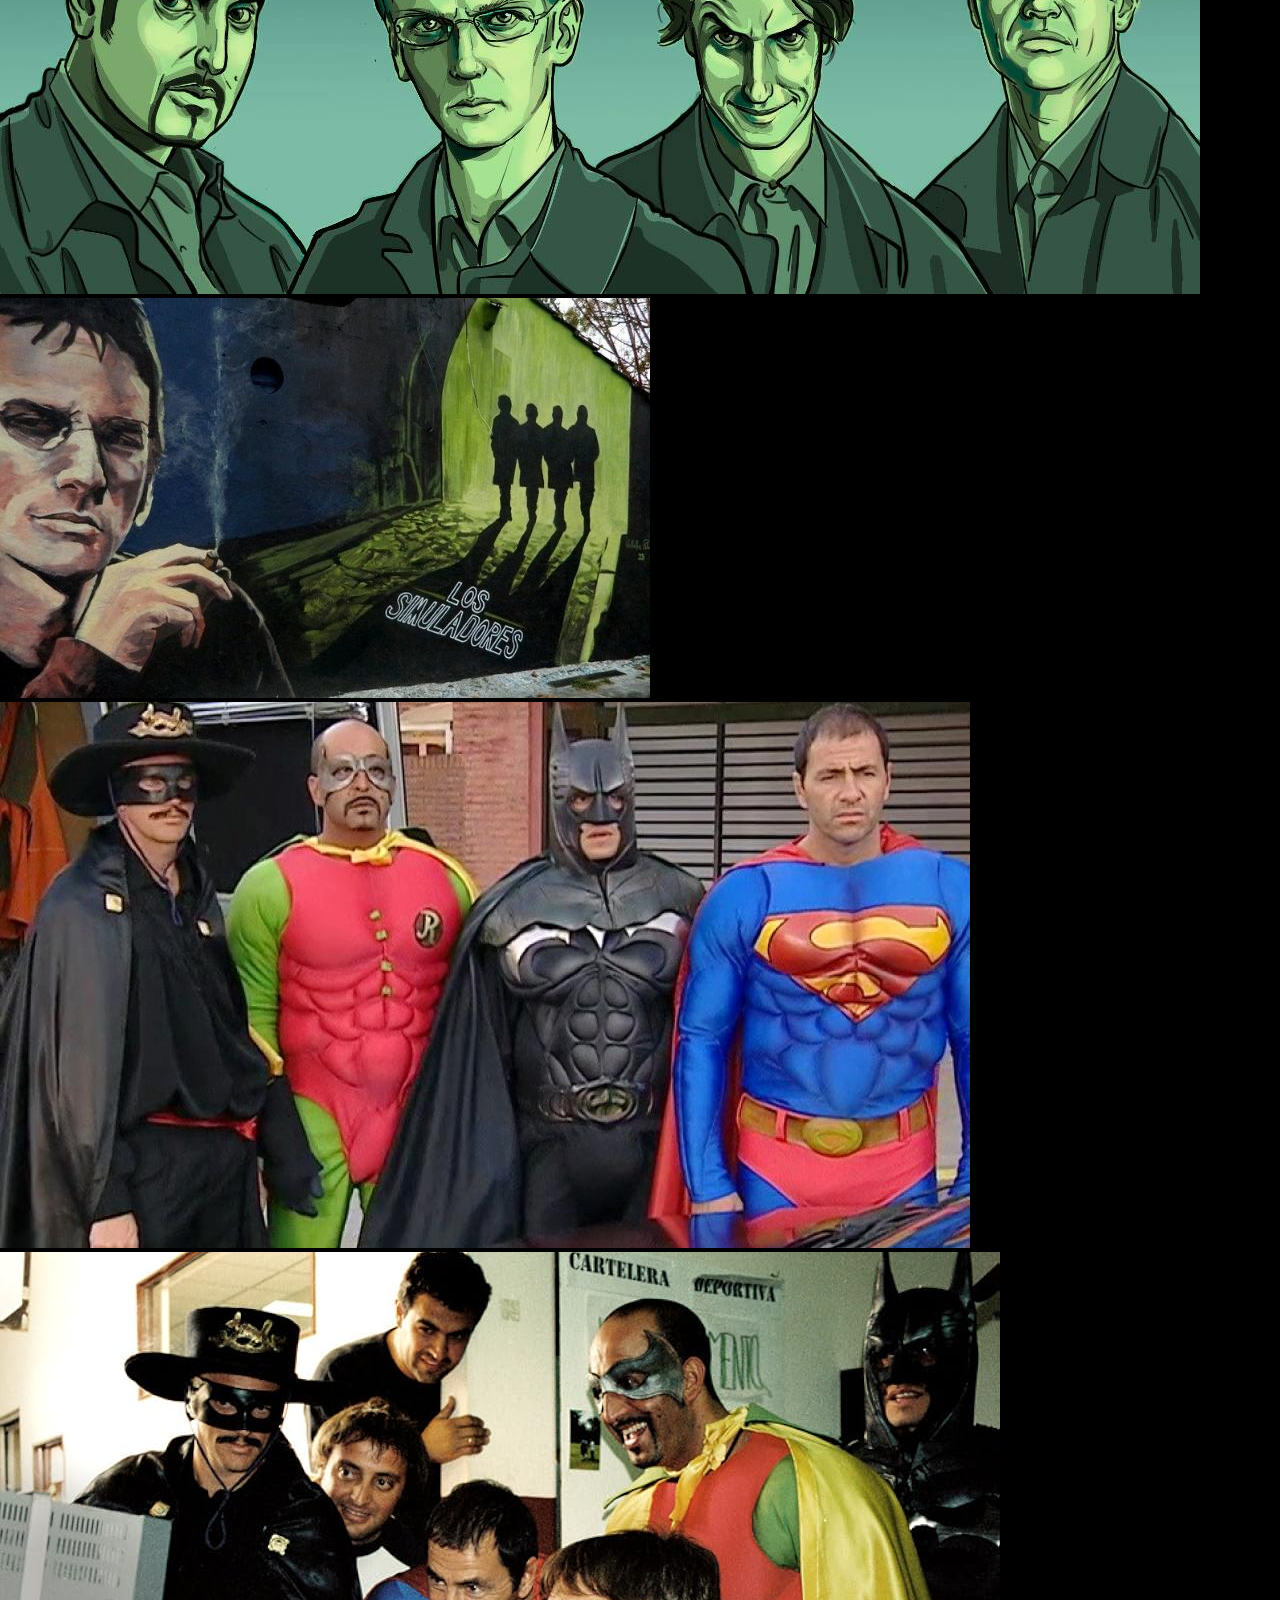
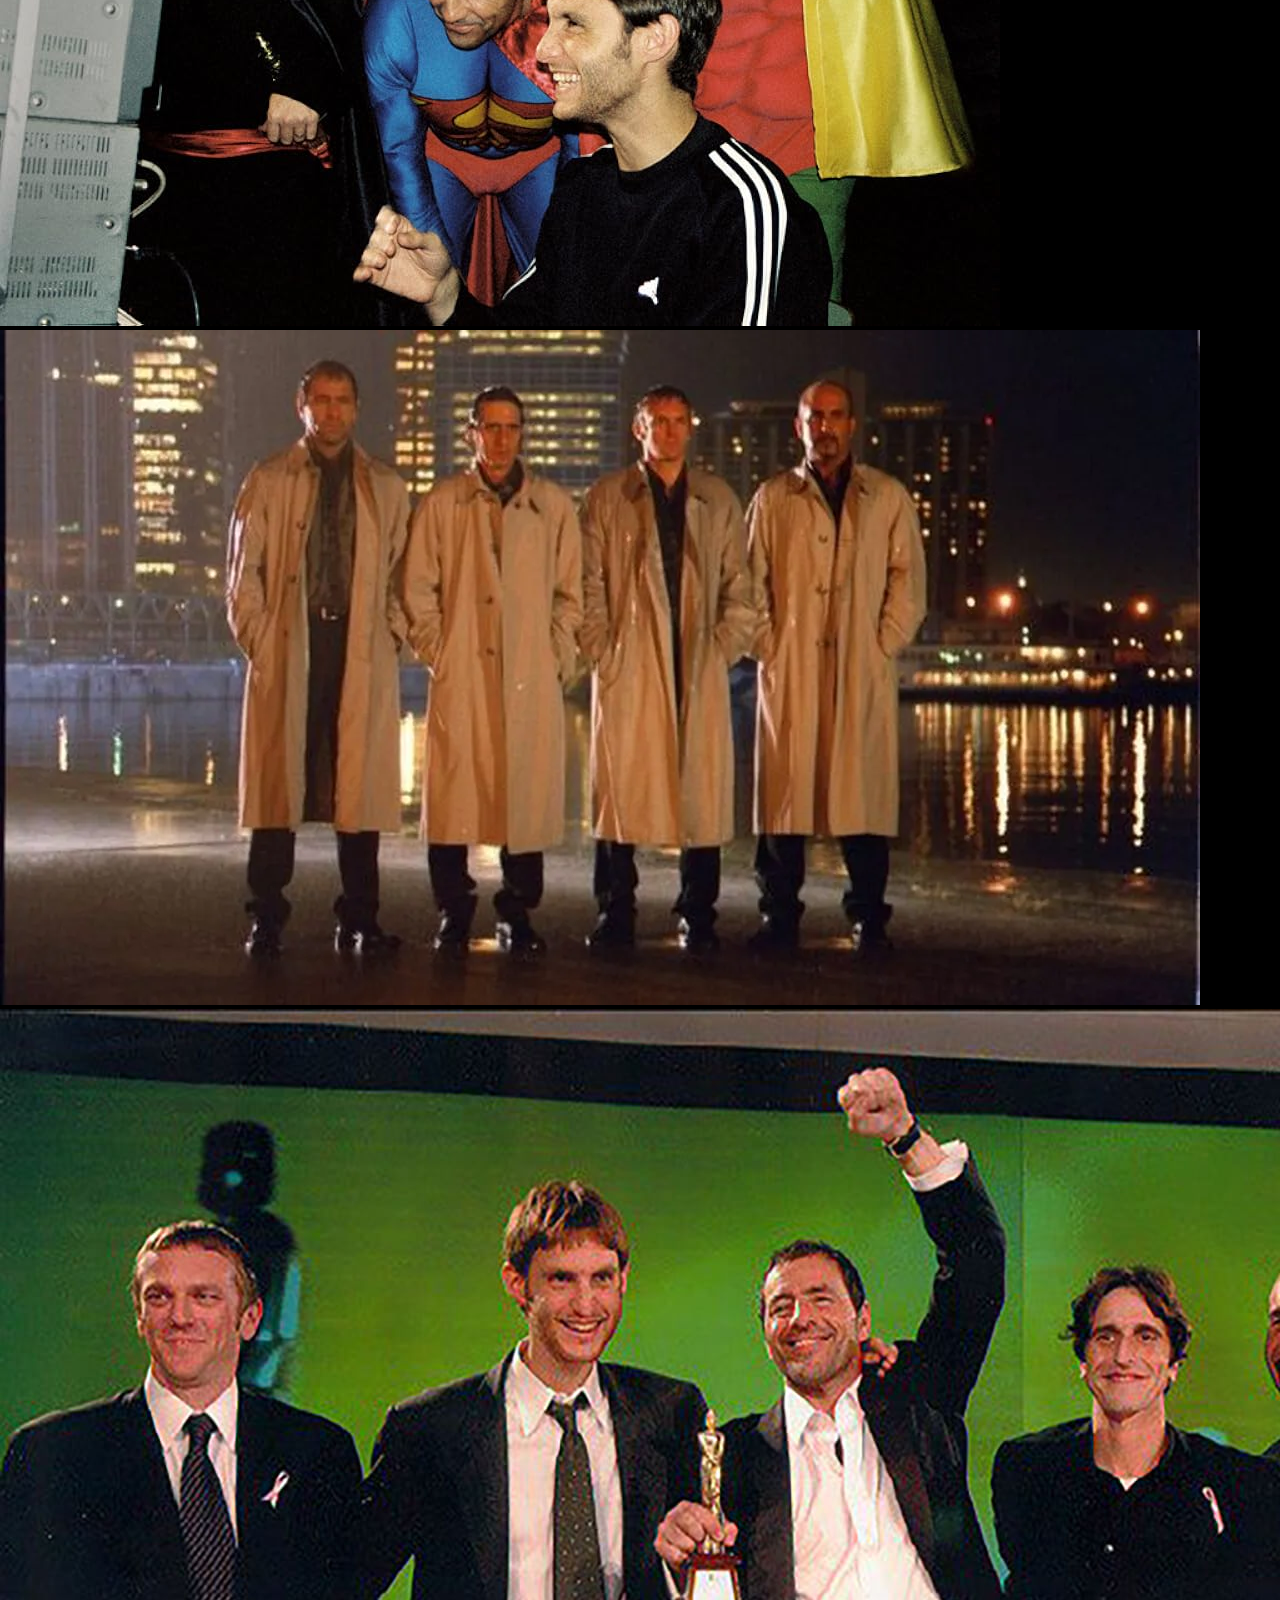
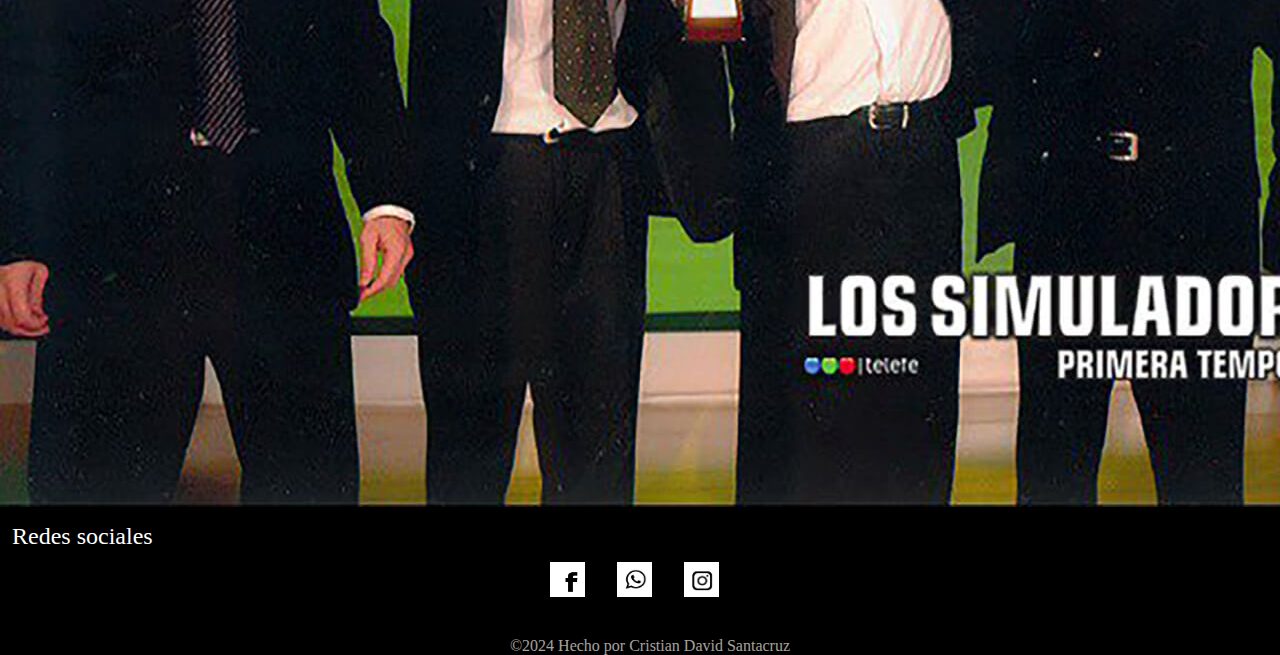
<file: galeria0.html>
<!DOCTYPE html>
<html lang="en">
<head>
    <meta charset="UTF-8">
    <meta name="viewport" content="width=device-width, initial-scale=1.0">
    <title>Galeria</title>
    <link rel="stylesheet" href="css/estilos.css">
    <link rel="stylesheet" href="css/lightbox.css"
</head>
<body>
    <header>
    
        <a href="index.html"><img src=img/logos/los-simuladores.png  height="80px" alt="home"></a>
   
    
    <nav id="barra">
        
        <ul>
            <li><a href="elenco.html">Elenco</a></li>
            <li><a href="temporada.html">Temporadas</a></li>
            <li><a href="soundtrack.html">Soundtrack</a></li>
            <li><a href="galeria.html">Galeria</a></li>
            <li><a href="contacto.html">Contactar</a></li>
        </ul>
    </nav>

</header> 
<article>
    <h1 class="titilo-de-galeria">Imagenes de los simuladores</h1>
    <div class="caja-light">
        <img src="img/f1.jpg" alt="">
        <img src="img/f2.webp" alt="">
        <img src="img/f3.jpg" alt="">
        <img src="img/f4.webp" alt="">
        <img src="img/f5.webp" alt="">
        <img src="img/f6.jpg" alt="">
        <img src="img/f7.png" alt="">
        <img src="img/f8.webp" alt="">
        <img src="img/f9.webp" alt="">
        <img src="img/f10.jpg" alt="">
        <img src="img/f11.jpg" alt="">
        <img src="img/f12.jpg" alt="">
        <img src="img/f13.jpg" alt="">
        <img src="img/f14.webp" alt="">
        <img src="img/f15.jpg" alt="">




    </div>







</article>
    

<footer>
    <p class="redes_sociales">Redes sociales</p>
    
    <div class="redes">
        <div> <img src="img/icons/facebook.png" class="iconos" alt="facebook"> </div>
        <div> <img src="img/icons/whats.png" class="iconos" alt="whatsapp"> </div>
        <div> <img src="img/icons/instan.png" class="iconos" alt="instagram"> </div>
</div>
<br></br>
<div class="final">
    <p class="echo">©2024 Hecho por Cristian David Santacruz </p>
</div>    



</footer>

<script src="js/lightbox-plus-jquery.min.js"></script>

</body>
</html>
</file>
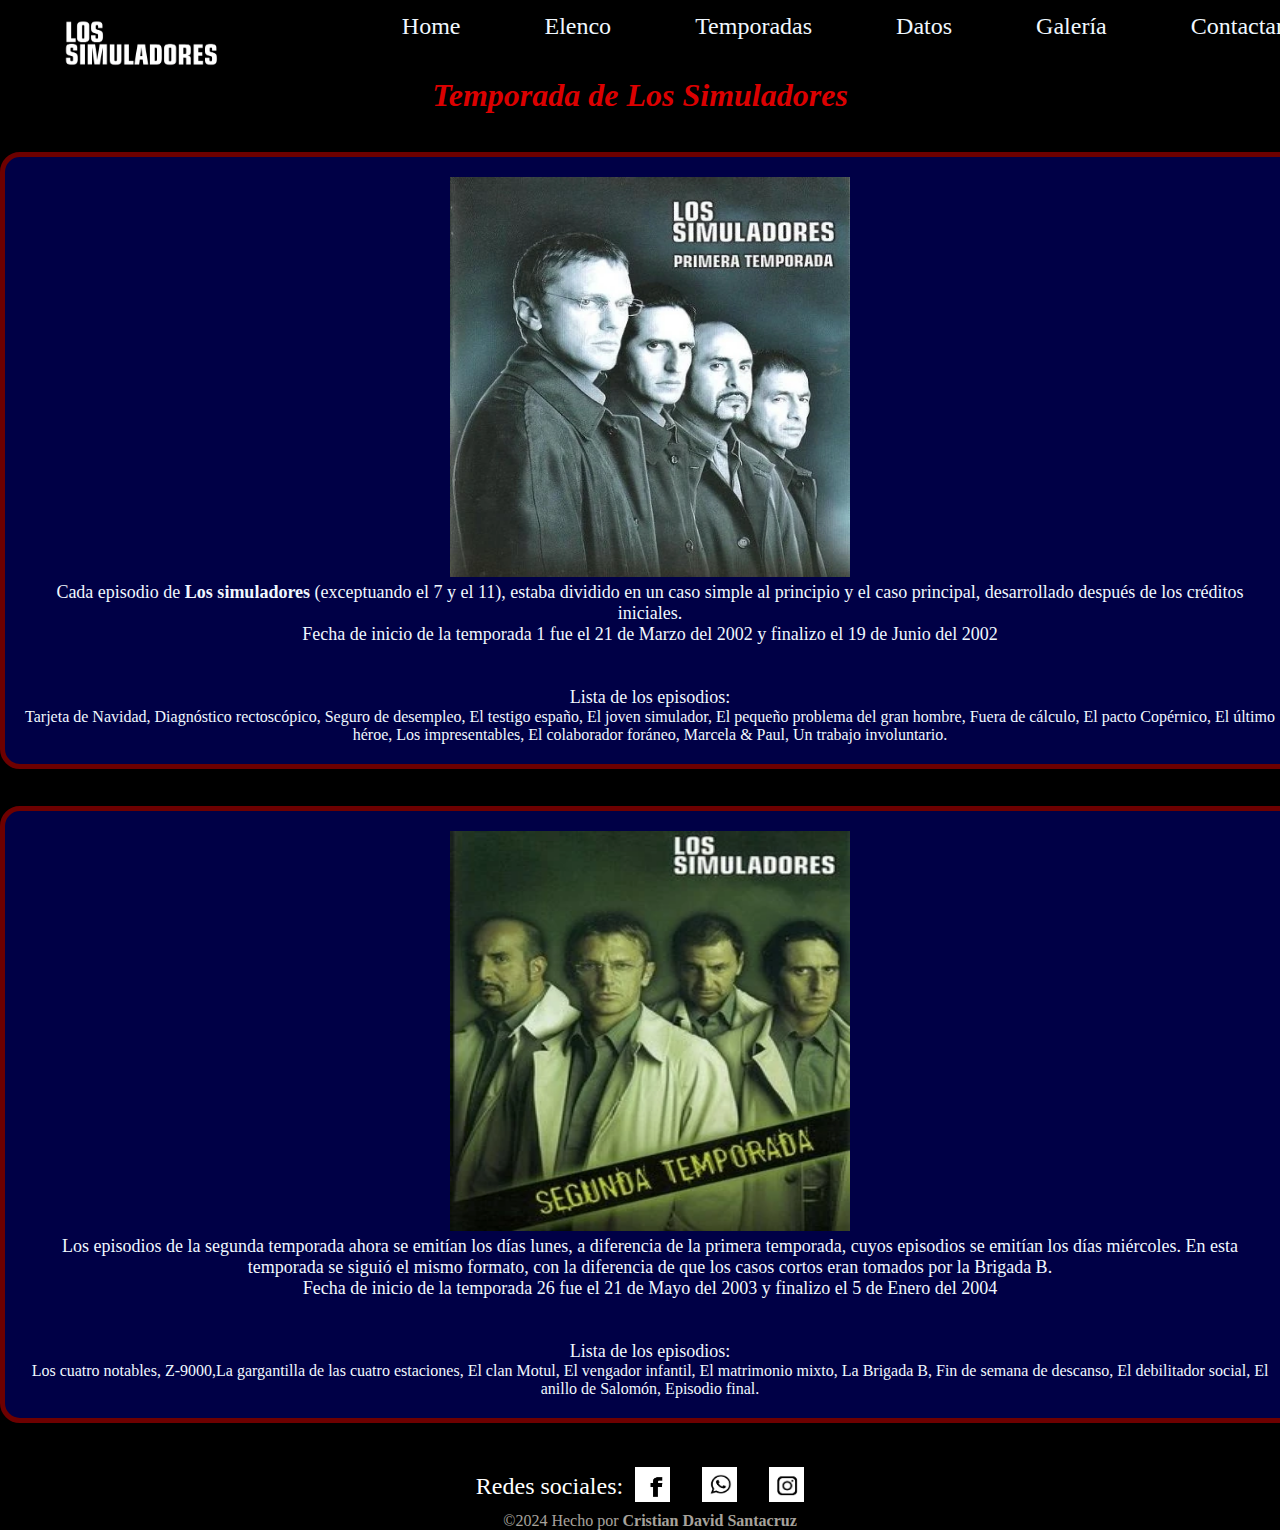
<file: temporada.html>
<!DOCTYPE html>
<html lang="en">
<head>
    <meta charset="UTF-8">
    <meta name="viewport" content="width=device-width, initial-scale=1.0">
    <title>Temporada</title>
    <link rel="stylesheet" href="css/estilos.css">
    <link rel="stylesheet" href="https://cdnjs.cloudflare.com/ajax/libs/font-awesome/4.7.0/css/font-awesome.min.css">
</head>
<body>
<header>
    
        <a href="index.html"><img src=img/logos/los-simuladores.png  height="60px" alt="home"></a>
   
    
        <a href="javascript:void(0);" class="icon" onclick="myFunction()"><i class="fa fa-bars" style="color:#ffffff;"></i></a>
        <nav id="menu_bar" class="">
        
        <ul>
            <li><a href="index.html">Home</a></li>
            <li><a href="elenco.html">Elenco</a></li>
            <li><a href="temporada.html">Temporadas</a></li>
            <li><a href="datos.html">Datos</a></li>
            <li><a href="galeria.html">Galería</a></li>
            <li><a href="contacto.html">Contactar</a></li>
        </ul>
    </nav>

</header>  

<article>
    <h1 class="h1-temporada"><em>Temporada de Los Simuladores</em></h1>
    <div class="temp1">
    
    <img src="img/primer-temporada.webp" class="imagen-de-temporada" alt="temporada 1">
    <p>Cada episodio de <strong>Los simuladores</strong> (exceptuando el 7 y el 11), estaba dividido en un caso simple al principio y el caso principal, desarrollado después de los créditos iniciales.</p>
    
    <p>Fecha de inicio de la temporada 1 fue el 21 de Marzo del 2002 y finalizo el 19 de Junio del 2002</p>
    <br></br>
    <p>Lista de los episodios:</p>
    
    <p class="cap">Tarjeta de Navidad, Diagnóstico rectoscópico, Seguro de desempleo, El testigo españo, El joven simulador,
    El pequeño problema del gran hombre, Fuera de cálculo, El pacto Copérnico, El último héroe, Los impresentables, El colaborador foráneo,
    Marcela & Paul, Un trabajo involuntario.
    </p>


    </div>

    <div class="temp1">
    
        <img src="img/segunda-temporada.webp" class="imagen-de-temporada" alt="temporada 2">
        <p>Los episodios de la segunda temporada ahora se emitían los días lunes, a diferencia de la primera temporada, cuyos episodios se emitían los días miércoles. En esta temporada se siguió el mismo formato, con la diferencia de que los casos cortos eran tomados por la Brigada B.</p>
        
        <p>Fecha de inicio de la temporada 26 fue el 21 de Mayo del 2003 y finalizo el 5 de Enero del 2004</p>
        <br></br>
        <p>Lista de los episodios:</p>
        
        <p class="cap">Los cuatro notables, Z-9000,La gargantilla de las cuatro estaciones, El clan Motul, El vengador infantil,
        El matrimonio mixto, La Brigada B, Fin de semana de descanso, El debilitador social, El anillo de Salomón, Episodio final.
        </p>
    
    
        </div>





</article>


<footer>
    
    
    <div class="redes">
        <p class="redes_sociales">Redes sociales:</p>
        <div> <img src="img/icons/facebook.png" class="iconos" alt="facebook"> </div>
        <div> <img src="img/icons/whats.png" class="iconos" alt="whatsapp"> </div>
        <div> <img src="img/icons/instan.png" class="iconos" alt="instagram"> </div>
</div>

<div class="final">
    <p class="echo">©2024 Hecho por <strong>Cristian David Santacruz</strong></p>
</div>    



</footer>
<script type="text/javascript">
    function myFunction() {
      var x = document.getElementById("menu_bar");
      if (x.className === "") {
        x.className += " responsive";
      } else {
        x.className = "";
      }
    }
</script>


</body>
</html>
</file>
<file: css/estilos.css>
/*general*/

* { margin:0; padding: 0; }
/*body { 
    background-image:
    url("img/fondomax.png");
    background-size: cover;
    background-repeat: no-repeat;
}
*/ 
body{
    background-color: black;
}
/*barra de nav*/
header{width: 1300px;
	padding-top: 1%;
	padding-right: 5%;
	padding-bottom: 0%;
	padding-left: 5%;
	display: flex;
	justify-content: space-between;
    background-color:#000000;
    position:  sticky;
    top: 0;
}
nav ul li{display: inline-block;}

nav ul li a{
	font-size: 1.5rem;
	padding-right: 0rem;
    color:aliceblue;
    margin-right: 5rem;
    
}
    nav ul li a:hover{
	text-decoration: underline;
	font-weight: 800;
}
    a{
	text-decoration: none;
	color: #000000;
}


.icon { display: none; }


/*pagina home*/



.argument{
    width: 1300px;
    margin: 0 auto;
    text-align: left;
    border: 3px solid rgb(40, 90, 47);
    border-radius: 20px;
    box-sizing: border-box;

}

.sinopsis{ color:beige; 
    text-align: center;
    font-size: xx-large;
}
.argumento{text-align: center; color: white; font-size: larger;  }



/*footerrrrr*/

footer{width: 1300px;}

.redes_sociales{ color: white; text-align: left;font-size: x-large; padding: 0.5em; ;}



.redes{ display: flex;
        justify-content: center;
	    align-items: center;
}

.iconos{ 
    width: 35px;
    height: 35px;
    margin-right:2rem;
}

.echo{ color: rgba(243, 237, 226, 0.699); text-align: center;font-size: medium;}

/*pagina de elencos*/

.h1-elenco{text-align: center; color:rgb(67, 80, 255); font-size: xx-large;}

.pesonajes{
    width: 1300px;
    background-color: gray;
    color:aliceblue;
    font-size: x-large; 
    margin: 0 auto;
    text-align: left;
    border: 5px solid rgb(20, 0, 90);
    border-radius: 20px;
    box-sizing: border-box;
    display: flex;
    padding: 20px;
    margin-bottom: 1cm;

}

.fots-de-personajes{
    width: 300px;
    height: 300px;
}

/*pagina de las temparadas*/

.h1-temporada{
    text-align: center; color:rgb(219, 0, 0); font-size: xx-large; padding-bottom: 1cm;
}

.temp1{
    width: 1300px;
    background-color:rgb(0, 0, 70);
    color:aliceblue;
    font-size: large; 
    margin: 0 auto;
    text-align: center;
    border: 5px solid rgb(109, 0, 0);
    border-radius: 20px;
    box-sizing: border-box;
    display: block;
    padding: 20px;
    margin-bottom: 1cm;


}
.cap{font-size: medium;}

.imagen-de-temporada{ 
    width: 400px;
    height: 400px;
}

/*formulario*/
.h1-contacto{
    text-align: center; color:wheat; font-size: xx-large;padding-bottom: 1cm;
}

/*.formulario{
    
    color:aliceblue;
    font-size: large; 
    margin: 0 auto;
    text-align: center;
    border: 5px solid rgb(92, 53, 2);
    border-radius: 20px;
    box-sizing: border-box;
    display: block;
    padding: 20px;
    margin-bottom: 1cm;
}
*/

.secundario-contacto{
    width: 1300px;
    background-color:grey;
    
    font-size: large; 
    margin: 0 auto;
    text-align: center;
    border: 5px solid white;
    border-radius: 20px;
    box-sizing: border-box;
    
    padding: 20px;
    margin-bottom: 1cm;
}


input {
    width: 50%;
    margin-top: 30px;
    padding: 10px;
    box-sizing: border-box;
    background: none;
    outline: none;
    resize: none;
    border: 0;
    transition: all 0.3s;
    border-bottom: 2px solid #bebed2;
  }
  
  input:focus {
    border-bottom: 2px solid green;
  }
  
  button {
    padding: 8px 12px;
    margin: 50px 0 0;
    border: 2px solid #098b3b;
    background: 0;
    color: #aa049c;
    cursor: pointer;
    transition: all 0.3s;
  }
  
  button:hover {
    background: black;
    color:white;
  }
  
  
  .form {
    width: 100%;
    height: 440px;
    background: #e6e6e6;
    padding: 10px 30px;
    box-sizing: border-box;
    font-size: 14px;
    position: static;
  }

  .btn-enviar {
    width: 50%;
    border: none;
    border-radius: 5px;
    background-color: gray;
    color: #FFF;
    font-size: 1.2rem;
    cursor: pointer;
    transition: background-color .3s ease;
    padding: 10px;
  }
  
  .btn-enviar:hover {
    background-color: green;
    box-shadow: 0 0 10px greenyellow;
  }



/*galeria*/
.h1-galeria{text-align: center; color:wheat; font-size: xx-large; padding-bottom: 1cm; }

.example-image{border-radius: 50px;}

/*paginas datos*/
.h1-ficha{text-align: center; color:rgb(0, 157, 219); font-size: xx-large; padding-bottom: 1cm;}

.ficha{
    width: 1300px;
    background-color:rgb(1, 65, 54);
    color:aliceblue;
    font-size: large; 
    margin: 0 auto;
    text-align: center;
    border: 5px solid rgb(109, 0, 0);
    border-radius: 20px;
    box-sizing: border-box;
    display: block;
    padding: 20px;
    margin-bottom: 1cm;

}

.h2-critica{ text-align: center; color:rgb(194, 159, 3); font-size: xx-large;}

.caja-critica{
    width: 1300px;
    background-color:rgb(1, 65, 54);
    color:aliceblue;
    font-size: large; 
    margin: 0 auto;
    text-align: center;
    border: 5px solid rgb(109, 0, 0);
    border-radius: 20px;
    box-sizing: border-box;
    display: block;
    padding: 20px;
    margin-bottom: 1cm;

}

.critica{height: 100px; width: 300px;
margin-bottom: 1.2rem;}


@media (max-width: 576px) 
{ 
    header{width: 570px;}
    footer{width: 570px;}

    
    .icon {
        display: block;
        padding-right: 0.6rem;
        text-align: right;
    }

    nav ul {display: none;}
        
    nav.responsive ul {
        display: block;
        }
    nav.responsive ul li {
        display: block;
        text-align: center;
        padding: 0.5rem;
        }
    nav.responsive ul li a {
        padding-right: 0;
        }
    



    .ficha{
        width: 570px;
        background-color:rgb(1, 65, 54);
        color:aliceblue;
        font-size: large; 
        margin: 0 auto;
        text-align: center;
        border: 5px solid rgb(109, 0, 0);
        border-radius: 20px;
        box-sizing: border-box;
        display: block;
        padding: 20px;
        margin-bottom: 1cm;
    
    }


    .caja-critica{
        width: 570px;
        background-color:rgb(1, 65, 54);
        color:aliceblue;
        font-size: large; 
        margin: 0 auto;
        text-align: center;
        border: 5px solid rgb(109, 0, 0);
        border-radius: 20px;
        box-sizing: border-box;
        display: block;
        padding: 20px;
        margin-bottom: 1cm;
    
    }

    .secundario-contacto{
        width: 570px;
        background-color:grey;
        
        font-size: large; 
        margin: 0 auto;
        text-align: center;
        border: 5px solid white;
        border-radius: 20px;
        box-sizing: border-box;
        
        padding: 20px;
        margin-bottom: 1cm;
    }


    .temp1{
        width: 570px;
        background-color:rgb(0, 0, 70);
        color:aliceblue;
        font-size: large; 
        margin: 0 auto;
        text-align: center;
        border: 5px solid rgb(109, 0, 0);
        border-radius: 20px;
        box-sizing: border-box;
        display: block;
        padding: 20px;
        margin-bottom: 1cm;
    
    
    }

    .pesonajes{
        width: 570px;
        background-color: gray;
        color:aliceblue;
        font-size: x-large; 
        margin: 0 auto;
        text-align: left;
        border: 5px solid rgb(20, 0, 90);
        border-radius: 20px;
        box-sizing: border-box;
        display: flex;
        padding: 20px;
        margin-bottom: 1cm;
    
    }

    .argument{
        width: 570px;
        margin: 0 auto;
        text-align: left;
        border: 3px solid rgb(40, 90, 47);
        border-radius: 20px;
        box-sizing: border-box;
    
    }
}
</file>
